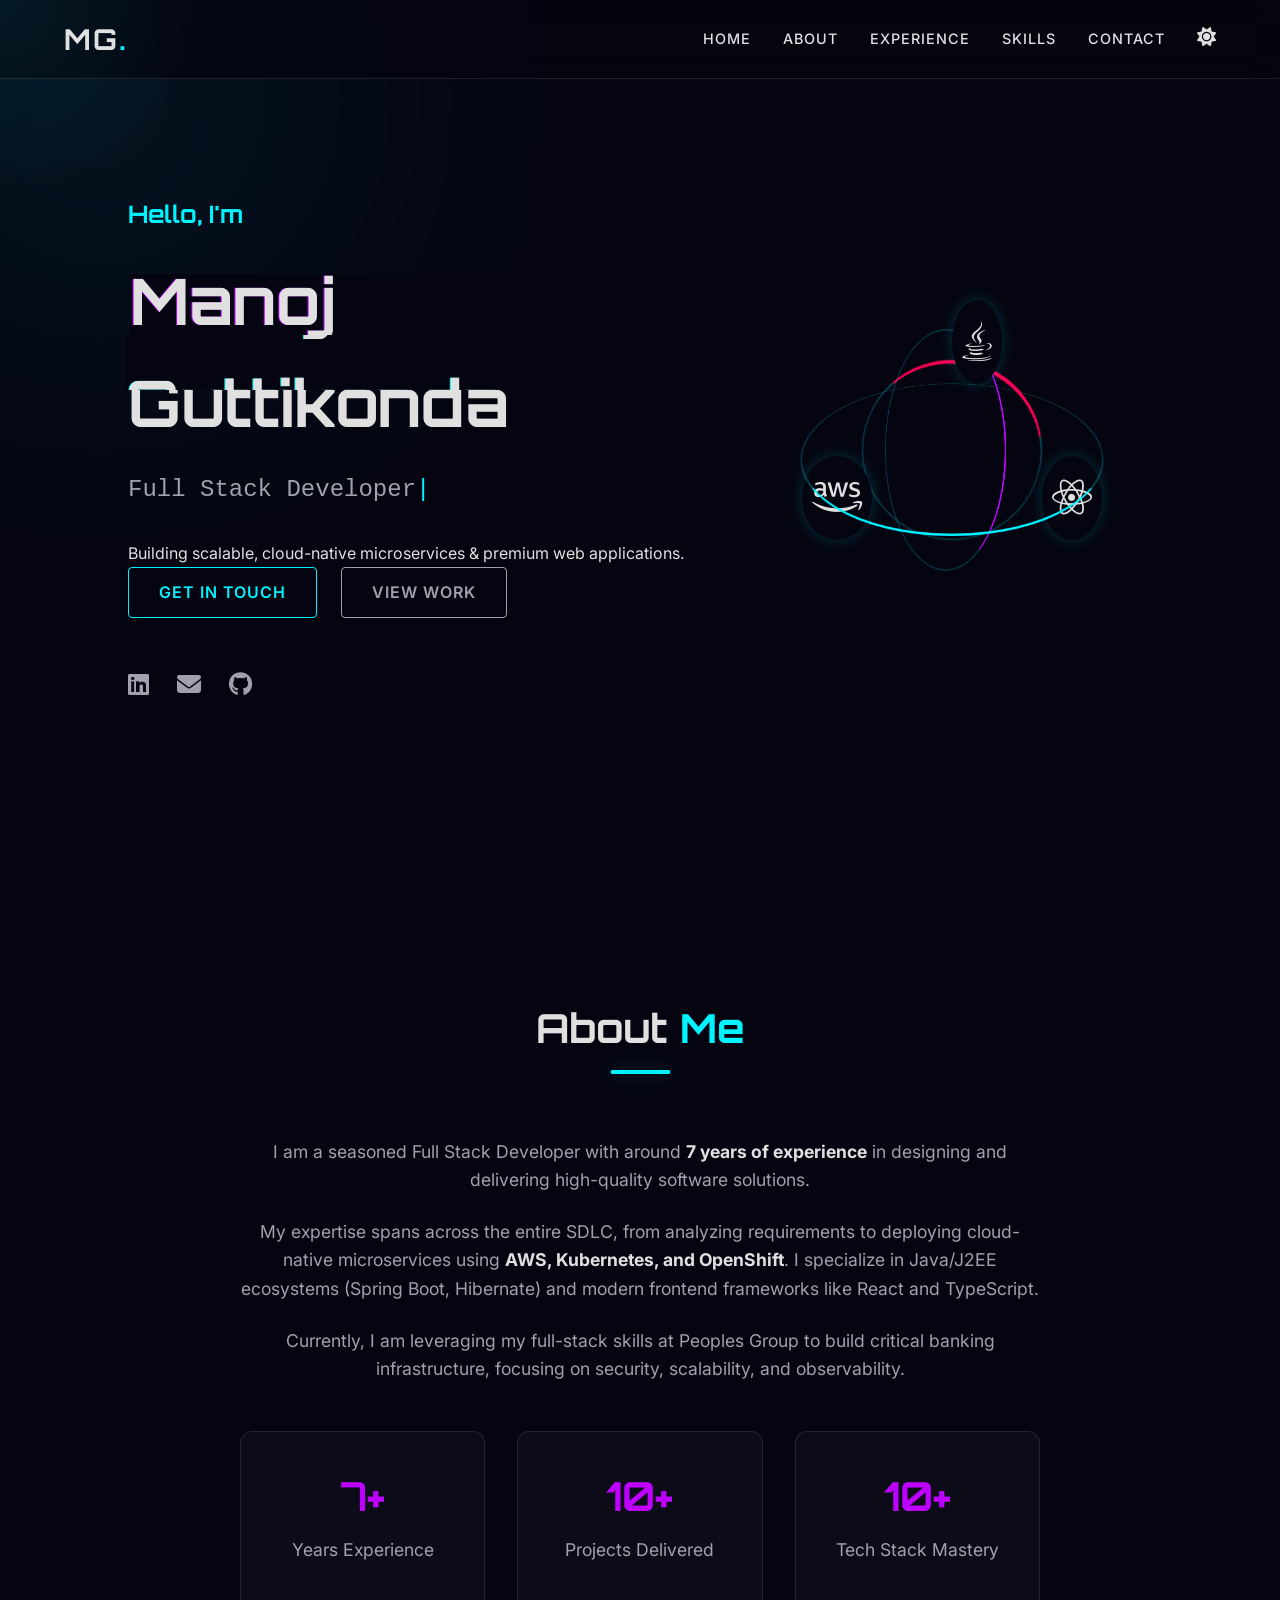
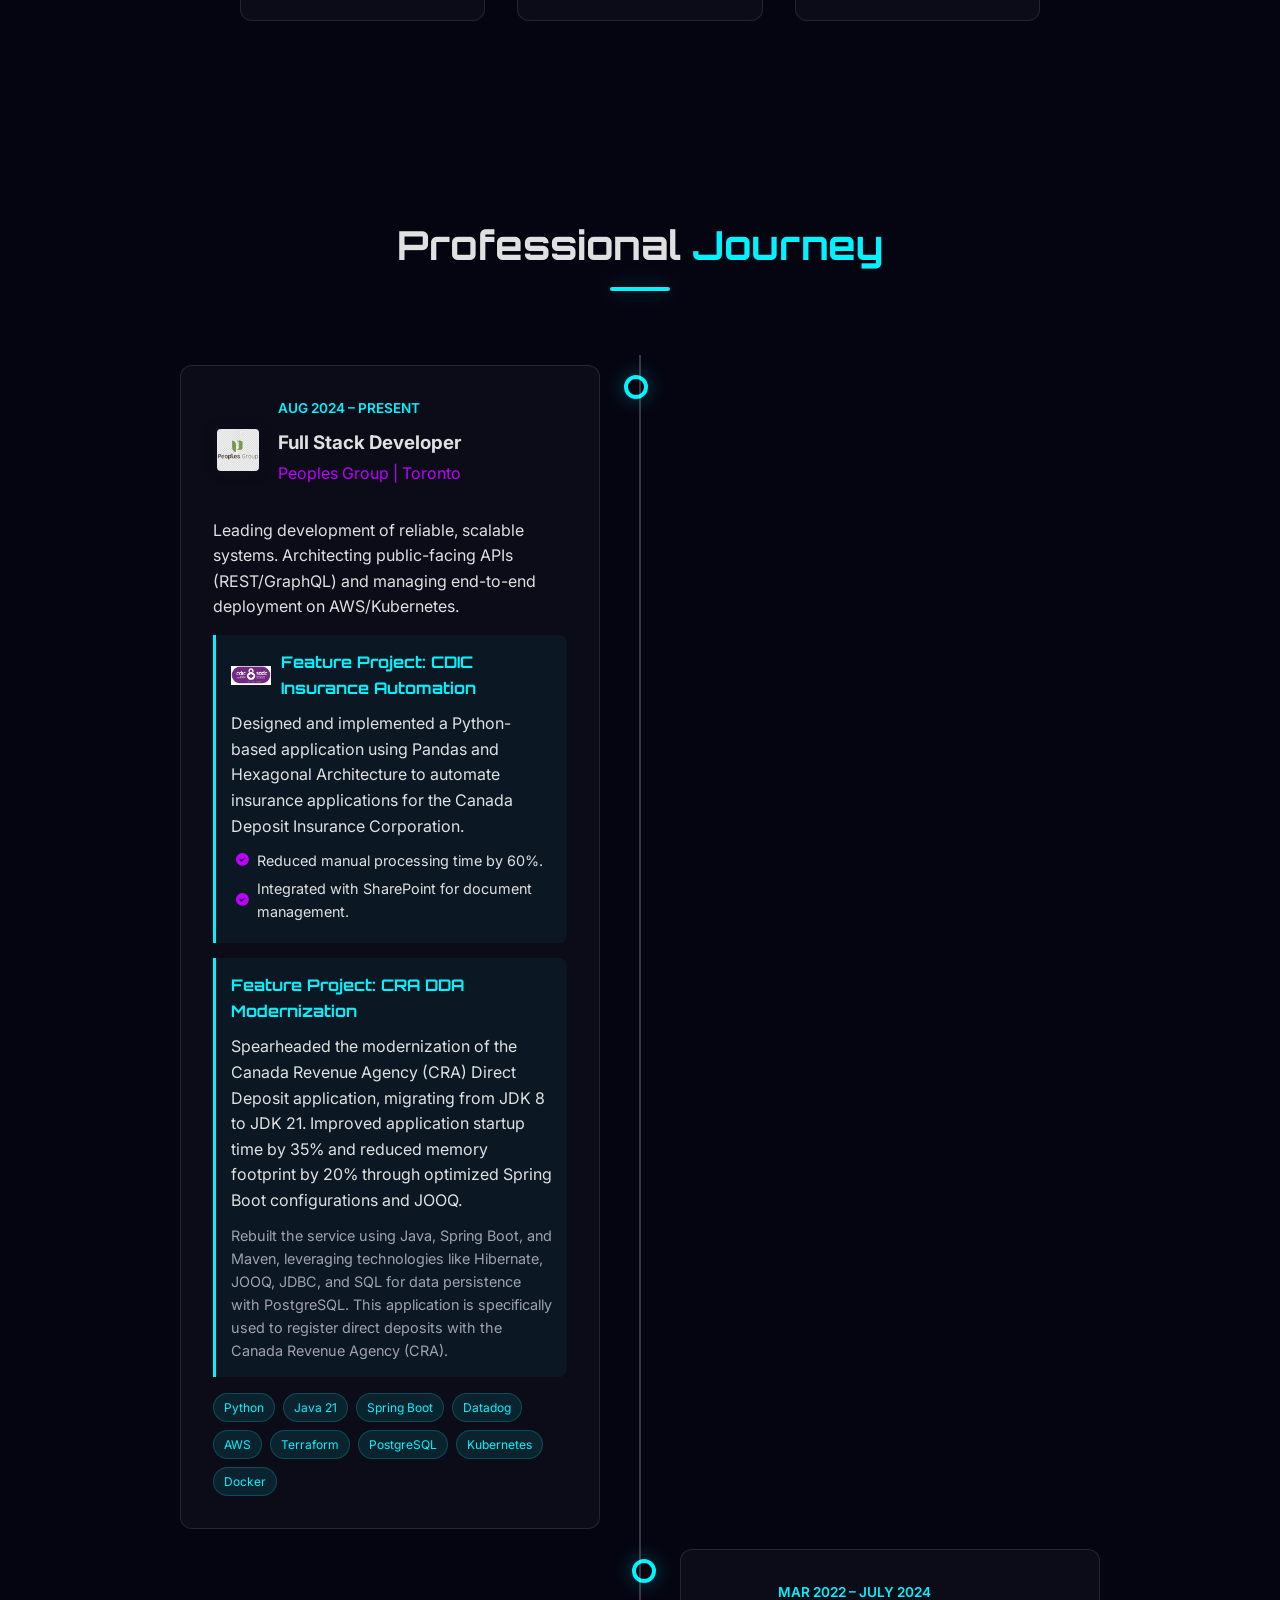
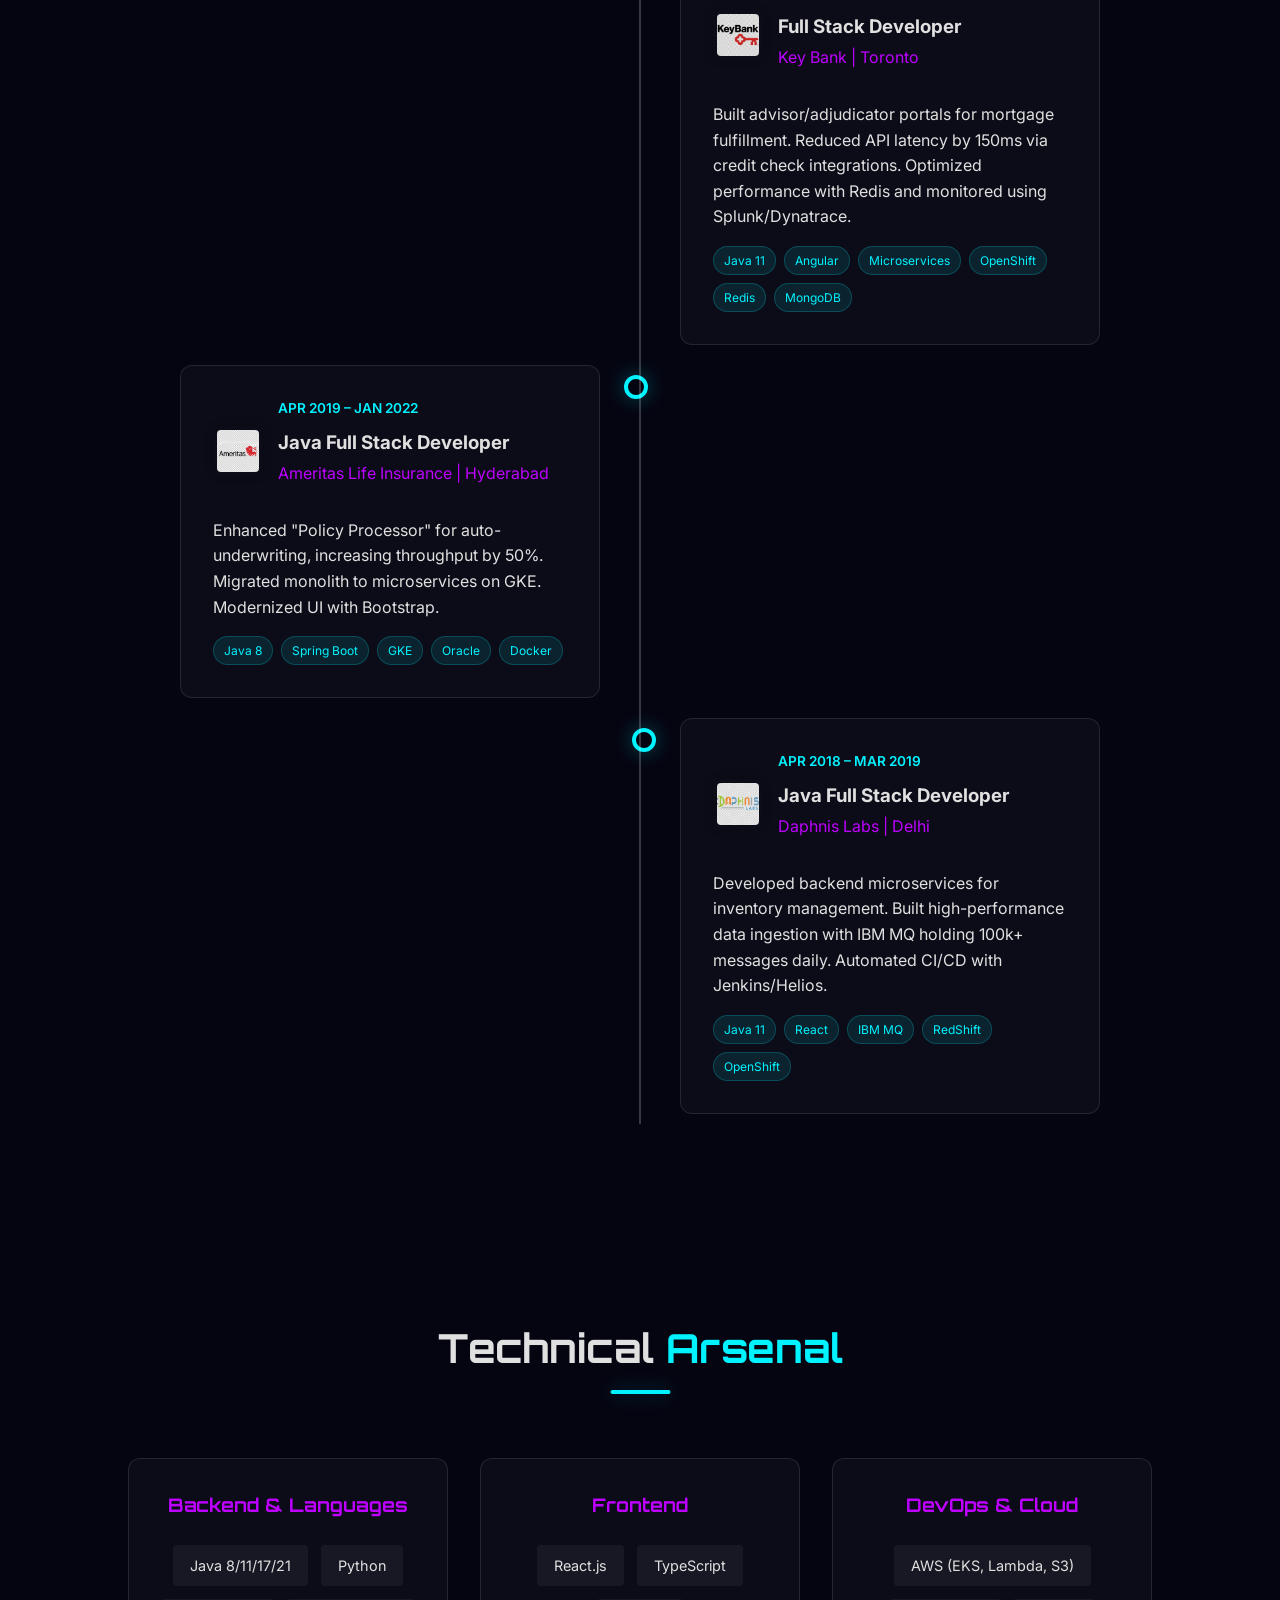
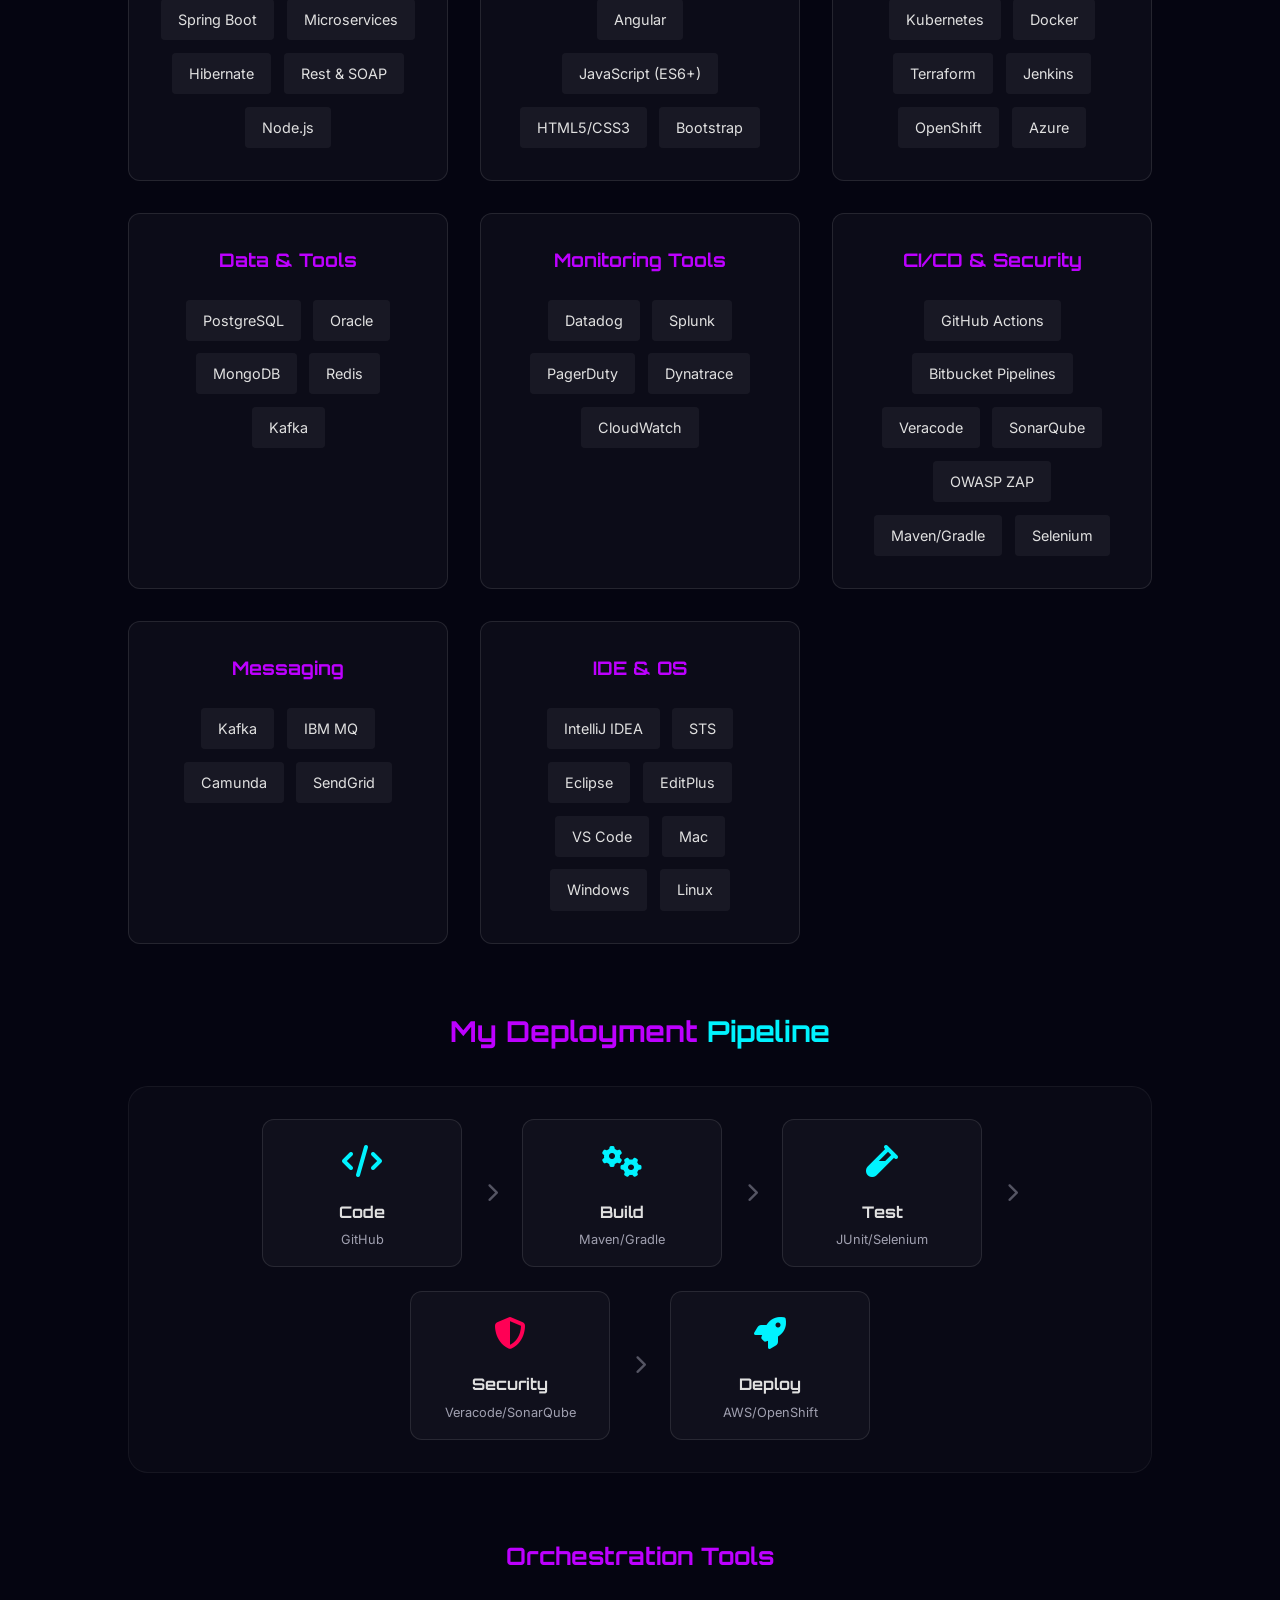
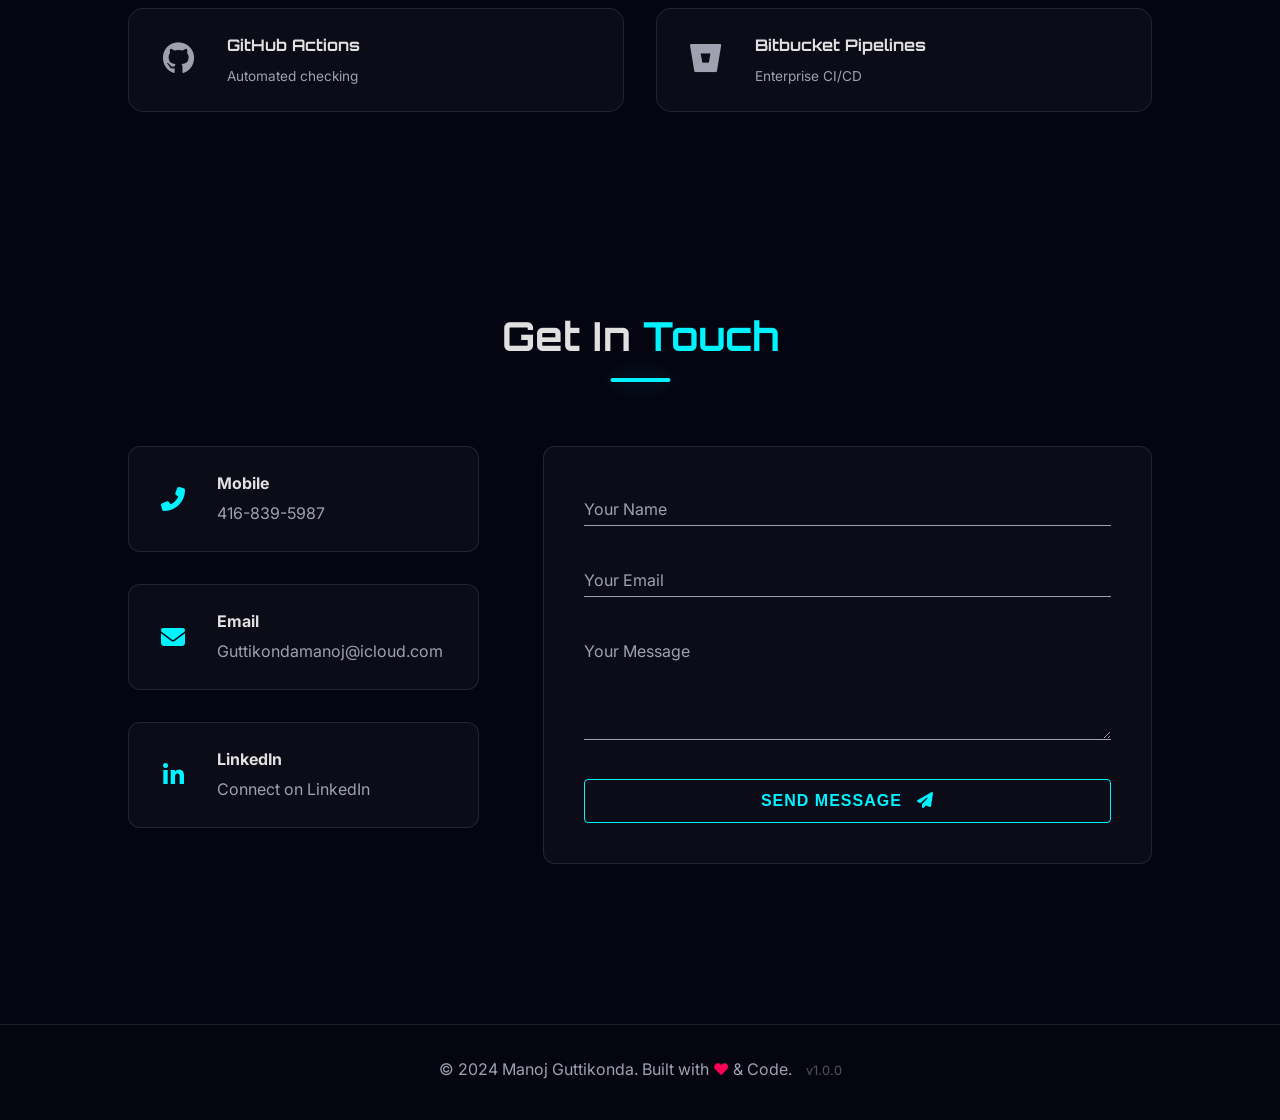
<file: index.html>
<!DOCTYPE html>
<html lang="en">

<head>
    <meta charset="UTF-8">
    <meta name="viewport" content="width=device-width, initial-scale=1.0">
    <title>Manoj Guttikonda | Full Stack Developer</title>
    <meta name="description"
        content="Portfolio of Manoj Guttikonda, a Full Stack Developer specializing in Java, Python, React, and Cloud Technologies.">

    <!-- Fonts -->
    <link rel="preconnect" href="https://fonts.googleapis.com">
    <link rel="preconnect" href="https://fonts.gstatic.com" crossorigin>
    <link
        href="https://fonts.googleapis.com/css2?family=Inter:wght@300;400;600;700&family=Orbitron:wght@400;700&display=swap"
        rel="stylesheet">

    <!-- Icons -->
    <link rel="stylesheet" href="https://cdnjs.cloudflare.com/ajax/libs/font-awesome/6.4.0/css/all.min.css">

    <link rel="stylesheet" href="style.css">
</head>

<body class="dark-mode">
    <div class="cursor-glow"></div>

    <header class="glass-header">
        <nav>
            <div class="logo">MG<span class="dot">.</span></div>
            <ul class="nav-links">
                <li><a href="#home">Home</a></li>
                <li><a href="#about">About</a></li>
                <li><a href="#experience">Experience</a></li>
                <li><a href="#skills">Skills</a></li>
                <li><a href="#contact">Contact</a></li>
                <li><button id="theme-toggle" aria-label="Toggle Dark Mode"><i class="fas fa-sun"></i></button></li>
            </ul>
            <div class="burger">
                <div class="line1"></div>
                <div class="line2"></div>
                <div class="line3"></div>
            </div>
        </nav>
    </header>

    <main>
        <!-- Hero Section -->
        <section id="home" class="hero">
            <div class="hero-content">
                <h2 class="greeting">Hello, I'm</h2>
                <h1 class="glitch" data-text="Manoj Guttikonda">Manoj Guttikonda</h1>
                <div class="typewriter">
                    <span id="typing-text"></span><span class="cursor">|</span>
                </div>
                <p class="hero-sub">Building scalable, cloud-native microservices & premium web applications.</p>
                <div class="hero-btns">
                    <a href="#contact" class="btn primary-btn">Get in Touch</a>
                    <a href="#experience" class="btn secondary-btn">View Work</a>
                </div>
                <div class="social-links">
                    <a href="https://www.linkedin.com/in/manoj-guttikonda-6121b02a8" target="_blank"
                        aria-label="LinkedIn"><i class="fab fa-linkedin"></i></a>
                    <a href="mailto:Guttikondamanoj@icloud.com" aria-label="Email"><i class="fas fa-envelope"></i></a>
                    <!-- Placeholder for GitHub if available later -->
                    <a href="#" aria-label="GitHub"><i class="fab fa-github"></i></a>
                </div>
            </div>
            <div class="hero-visual">
                <!-- Abstract Tech Visual created with CSS/SVG -->
                <div class="tech-circle">
                    <div class="circle c1"></div>
                    <div class="circle c2"></div>
                    <div class="circle c3"></div>
                    <div class="icon-float java"><i class="fab fa-java"></i></div>
                    <div class="icon-float react"><i class="fab fa-react"></i></div>
                    <div class="icon-float aws"><i class="fab fa-aws"></i></div>
                </div>
            </div>
        </section>

        <!-- About Section -->
        <section id="about" class="section">
            <h2 class="section-title">About <span class="highlight">Me</span></h2>
            <div class="about-container">
                <div class="about-text">
                    <p>I am a seasoned Full Stack Developer with around <strong>7 years of experience</strong> in
                        designing and delivering high-quality software solutions.</p>
                    <p>My expertise spans across the entire SDLC, from analyzing requirements to deploying cloud-native
                        microservices using <strong>AWS, Kubernetes, and OpenShift</strong>. I specialize in Java/J2EE
                        ecosystems (Spring Boot, Hibernate) and modern frontend frameworks like React and TypeScript.
                    </p>
                    <p>Currently, I am leveraging my full-stack skills at Peoples Group to build critical banking
                        infrastructure, focusing on security, scalability, and observability.</p>

                    <div class="stats-grid">
                        <div class="stat-card">
                            <h3>7+</h3>
                            <p>Years Experience</p>
                        </div>
                        <div class="stat-card">
                            <h3>10+</h3>
                            <p>Projects Delivered</p>
                        </div>
                        <div class="stat-card">
                            <h3>10+</h3>
                            <p>Tech Stack Mastery</p>
                        </div>
                    </div>
                </div>
            </div>
        </section>

        <!-- Experience Section (Timeline) -->
        <section id="experience" class="section">
            <h2 class="section-title">Professional <span class="highlight">Journey</span></h2>
            <div class="timeline">

                <!-- Peoples Group -->
                <div class="timeline-item left">
                    <div class="timeline-content card-glow">
                        <div class="company-header">
                            <img src="assets/images/peoples-group-logo.png" alt="Peoples Group Logo"
                                class="company-logo" onerror="this.style.display='none'">
                            <div>
                                <span class="date">Aug 2024 – Present</span>
                                <h3>Full Stack Developer</h3>
                                <h4>Peoples Group | Toronto</h4>
                            </div>
                        </div>
                        <p>Leading development of reliable, scalable systems. Architecting public-facing APIs
                            (REST/GraphQL) and managing end-to-end deployment on AWS/Kubernetes.</p>

                        <!-- CDIC Project Highlight -->
                        <div class="project-highlight cdic-highlight">
                            <div class="highlight-header">
                                <img src="assets/images/cdic-logo.jpg" alt="CDIC Logo" class="project-logo">
                                <h5>Feature Project: CDIC Insurance Automation</h5>
                            </div>
                            <p>Designed and implemented a Python-based application using Pandas and Hexagonal
                                Architecture to automate insurance applications for the Canada Deposit Insurance
                                Corporation.</p>
                            <ul>
                                <li><i class="fas fa-check-circle"></i> Reduced manual processing time by 60%.</li>
                                <li><i class="fas fa-check-circle"></i> Integrated with SharePoint for document
                                    management.</li>
                            </ul>
                        </div>

                        <!-- CRA DDA Project Highlight -->
                        <div class="project-highlight">
                            <div class="highlight-header">
                                <h5>Feature Project: CRA DDA Modernization</h5>
                            </div>
                            <p>Spearheaded the modernization of the Canada Revenue Agency (CRA) Direct Deposit
                                application, migrating from JDK 8 to JDK 21. Improved application startup time by 35%
                                and reduced memory footprint by 20% through optimized Spring Boot configurations and
                                JOOQ.</p>
                            <p style="margin-top: 10px; font-size: 0.9rem; color: var(--text-muted);">Rebuilt the
                                service using Java, Spring Boot, and Maven, leveraging technologies like Hibernate,
                                JOOQ, JDBC, and SQL for data persistence with PostgreSQL. This application is
                                specifically used to register direct deposits with the Canada Revenue Agency (CRA).</p>
                        </div>

                        <div class="tags">
                            <span>Python</span><span>Java 21</span><span>Spring Boot</span><span>Datadog</span><span>AWS
                            </span><span>Terraform</span><span>PostgreSQL</span><span>Kubernetes</span><span>Docker</span>
                        </div>
                    </div>
                </div>

                <!-- Key Bank -->
                <div class="timeline-item right">
                    <div class="timeline-content card-glow">
                        <div class="company-header">
                            <img src="assets/images/key-bank-logo.png" alt="KeyBank Logo" class="company-logo"
                                onerror="this.style.display='none'">
                            <div>
                                <span class="date">Mar 2022 – July 2024</span>
                                <h3>Full Stack Developer</h3>
                                <h4>Key Bank | Toronto</h4>
                            </div>
                        </div>
                        <p>Built advisor/adjudicator portals for mortgage fulfillment. Reduced API latency by 150ms via
                            credit check integrations. Optimized performance with Redis and monitored using
                            Splunk/Dynatrace.</p>
                        <div class="tags">
                            <span>Java
                                11</span><span>Angular</span><span>Microservices</span><span>OpenShift</span><span>Redis</span><span>MongoDB</span>
                        </div>
                    </div>
                </div>

                <!-- Ameritas -->
                <div class="timeline-item left">
                    <div class="timeline-content card-glow">
                        <div class="company-header">
                            <img src="assets/images/ameritas-logo.png" alt="Ameritas Logo" class="company-logo"
                                onerror="this.style.display='none'">
                            <div>
                                <span class="date">Apr 2019 – Jan 2022</span>
                                <h3>Java Full Stack Developer</h3>
                                <h4>Ameritas Life Insurance | Hyderabad</h4>
                            </div>
                        </div>
                        <p>Enhanced "Policy Processor" for auto-underwriting, increasing throughput by 50%. Migrated
                            monolith to microservices on GKE. Modernized UI with Bootstrap.</p>
                        <div class="tags">
                            <span>Java 8</span><span>Spring
                                Boot</span><span>GKE</span><span>Oracle</span><span>Docker</span>
                        </div>
                    </div>
                </div>

                <!-- Daphnis Labs -->
                <div class="timeline-item right">
                    <div class="timeline-content card-glow">
                        <div class="company-header">
                            <img src="assets/images/daphnis-labs-logo.png" alt="Daphnis Labs Logo" class="company-logo"
                                onerror="this.style.display='none'">
                            <div>
                                <span class="date">Apr 2018 – Mar 2019</span>
                                <h3>Java Full Stack Developer</h3>
                                <h4>Daphnis Labs | Delhi</h4>
                            </div>
                        </div>
                        <p>Developed backend microservices for inventory management. Built high-performance data
                            ingestion with IBM MQ holding 100k+ messages daily. Automated CI/CD with Jenkins/Helios.</p>
                        <div class="tags">
                            <span>Java 11</span><span>React</span><span>IBM
                                MQ</span><span>RedShift</span><span>OpenShift</span>
                        </div>
                    </div>
                </div>

            </div>
        </section>

        <!-- Skills Section -->
        <section id="skills" class="section">
            <h2 class="section-title">Technical <span class="highlight">Arsenal</span></h2>
            <div class="skills-container">
                <div class="skill-category">
                    <h3>Backend & Languages</h3>
                    <div class="skill-cloud">
                        <span>Java 8/11/17/21</span>
                        <span>Python</span>
                        <span>Spring Boot</span>
                        <span>Microservices</span>
                        <span>Hibernate</span>
                        <span>Rest & SOAP</span>
                        <span>Node.js</span>
                    </div>
                </div>
                <div class="skill-category">
                    <h3>Frontend</h3>
                    <div class="skill-cloud">
                        <span>React.js</span>
                        <span>TypeScript</span>
                        <span>Angular</span>
                        <span>JavaScript (ES6+)</span>
                        <span>HTML5/CSS3</span>
                        <span>Bootstrap</span>
                    </div>
                </div>
                <div class="skill-category">
                    <h3>DevOps & Cloud</h3>
                    <div class="skill-cloud">
                        <span>AWS (EKS, Lambda, S3)</span>
                        <span>Kubernetes</span>
                        <span>Docker</span>
                        <span>Terraform</span>
                        <span>Jenkins</span>
                        <span>OpenShift</span>
                        <span>Azure</span>
                    </div>
                </div>
                <div class="skill-category">
                    <h3>Data & Tools</h3>
                    <div class="skill-cloud">
                        <span>PostgreSQL</span>
                        <span>Oracle</span>
                        <span>MongoDB</span>
                        <span>Redis</span>
                        <span>Kafka</span>
                    </div>
                </div>
                <div class="skill-category">
                    <h3>Monitoring Tools</h3>
                    <div class="skill-cloud">
                        <span>Datadog</span>
                        <span>Splunk</span>
                        <span>PagerDuty</span>
                        <span>Dynatrace</span>
                        <span>CloudWatch</span>
                    </div>
                </div>
                <div class="skill-category">
                    <h3>CI/CD & Security</h3>
                    <div class="skill-cloud">
                        <span>GitHub Actions</span>
                        <span>Bitbucket Pipelines</span>
                        <span>Veracode</span>
                        <span>SonarQube</span>
                        <span>OWASP ZAP</span>
                        <span>Maven/Gradle</span>
                        <span>Selenium</span>
                    </div>
                </div>
                <div class="skill-category">
                    <h3>Messaging</h3>
                    <div class="skill-cloud">
                        <span>Kafka</span>
                        <span>IBM MQ</span>
                        <span>Camunda</span>
                        <span>SendGrid</span>
                    </div>
                </div>
                <div class="skill-category">
                    <h3>IDE & OS</h3>
                    <div class="skill-cloud">
                        <span>IntelliJ IDEA</span>
                        <span>STS</span>
                        <span>Eclipse</span>
                        <span>EditPlus</span>
                        <span>VS Code</span>
                        <span>Mac</span>
                        <span>Windows</span>
                        <span>Linux</span>
                    </div>
                </div>
            </div>

            <!-- Pipeline Visual Integration in Skills -->
            <div class="cicd-container" style="margin-top: 4rem;">
                <h3 class="subsection-title">My Deployment <span class="highlight">Pipeline</span></h3>
                <div class="pipeline-visual">
                    <div class="pipeline-step" data-step="1">
                        <div class="icon-box"><i class="fas fa-code"></i></div>
                        <h4>Code</h4>
                        <p>GitHub</p>
                    </div>
                    <div class="connector"><i class="fas fa-chevron-right"></i></div>
                    <div class="pipeline-step" data-step="2">
                        <div class="icon-box"><i class="fas fa-cogs"></i></div>
                        <h4>Build</h4>
                        <p>Maven/Gradle</p>
                    </div>
                    <div class="connector"><i class="fas fa-chevron-right"></i></div>
                    <div class="pipeline-step" data-step="3">
                        <div class="icon-box"><i class="fas fa-vial"></i></div>
                        <h4>Test</h4>
                        <p>JUnit/Selenium</p>
                    </div>
                    <div class="connector"><i class="fas fa-chevron-right"></i></div>
                    <div class="pipeline-step security-step" data-step="4">
                        <div class="icon-box"><i class="fas fa-shield-alt"></i></div>
                        <h4>Security</h4>
                        <p>Veracode/SonarQube</p>
                    </div>
                    <div class="connector"><i class="fas fa-chevron-right"></i></div>
                    <div class="pipeline-step" data-step="5">
                        <div class="icon-box"><i class="fas fa-rocket"></i></div>
                        <h4>Deploy</h4>
                        <p>AWS/OpenShift</p>
                    </div>
                </div>

                <h3 class="subsection-title" style="margin-top: 3rem; font-size: 1.5rem;">Orchestration Tools</h3>
                <div class="tools-grid" style="grid-template-columns: repeat(2, 1fr);">
                    <div class="tool-card github-actions" style="padding: 1.5rem;">
                        <div class="tool-icon" style="font-size: 2rem;"><i class="fab fa-github"></i></div>
                        <div>
                            <h4 style="font-size: 1rem;">GitHub Actions</h4>
                            <p style="font-size: 0.85rem;">Automated checking</p>
                        </div>
                    </div>
                    <div class="tool-card bitbucket" style="padding: 1.5rem;">
                        <div class="tool-icon" style="font-size: 2rem;"><i class="fab fa-bitbucket"></i></div>
                        <div>
                            <h4 style="font-size: 1rem;">Bitbucket Pipelines</h4>
                            <p style="font-size: 0.85rem;">Enterprise CI/CD</p>
                        </div>
                    </div>
                </div>
            </div>
        </section>


        <!-- Contact Section -->
        <section id="contact" class="section">
            <h2 class="section-title">Get In <span class="highlight">Touch</span></h2>
            <div class="contact-wrapper">
                <div class="contact-info">
                    <div class="info-item">
                        <i class="fas fa-phone-alt"></i>
                        <div>
                            <h4>Mobile</h4>
                            <p>416-839-5987</p>
                        </div>
                    </div>
                    <div class="info-item">
                        <i class="fas fa-envelope"></i>
                        <div>
                            <h4>Email</h4>
                            <p>Guttikondamanoj@icloud.com</p>
                        </div>
                    </div>
                    <div class="info-item">
                        <i class="fab fa-linkedin-in"></i>
                        <div>
                            <h4>LinkedIn</h4>
                            <a href="https://www.linkedin.com/in/manoj-guttikonda-6121b02a8" target="_blank">Connect on
                                LinkedIn</a>
                        </div>
                    </div>
                </div>

                <form class="contact-form" action="https://formsubmit.co/Guttikondamanoj@icloud.com" method="POST">
                    <!-- FormSubmit Configuration -->
                    <input type="hidden" name="_subject" value="New Portfolio Contact!">
                    <input type="hidden" name="_autoresponse" id="autoresponse"
                        value="Thank you for your message. I will get back to you as soon as possible.">
                    <input type="hidden" name="_template" value="table">
                    <input type="hidden" name="_captcha" value="true">
                    <input type="text" name="_honey" style="display:none">
                    <input type="hidden" name="_next" value="https://Guttikondamanoj.github.io/portfolio-website/">
                    <!-- Adjust depending on actual repo name -->

                    <div class="form-group">
                        <input type="text" id="name" name="name" required placeholder=" ">
                        <label for="name">Your Name</label>
                    </div>
                    <div class="form-group">
                        <input type="email" id="email" name="email" required placeholder=" ">
                        <label for="email">Your Email</label>
                    </div>
                    <div class="form-group">
                        <textarea id="message" name="message" required placeholder=" " rows="5"></textarea>
                        <label for="message">Your Message</label>
                    </div>
                    <button type="submit" class="btn primary-btn submit-btn">Send Message <i
                            class="fas fa-paper-plane"></i></button>
                </form>
            </div>
        </section>
    </main>

    <footer>
        <p>&copy; 2024 Manoj Guttikonda. Built with <span class="heart">❤</span> & Code. <span
                style="opacity: 0.5; font-size: 0.8rem; margin-left: 10px;">v1.0.0</span></p>
    </footer>

    <script src="script.js"></script>
</body>

</html>
</file>
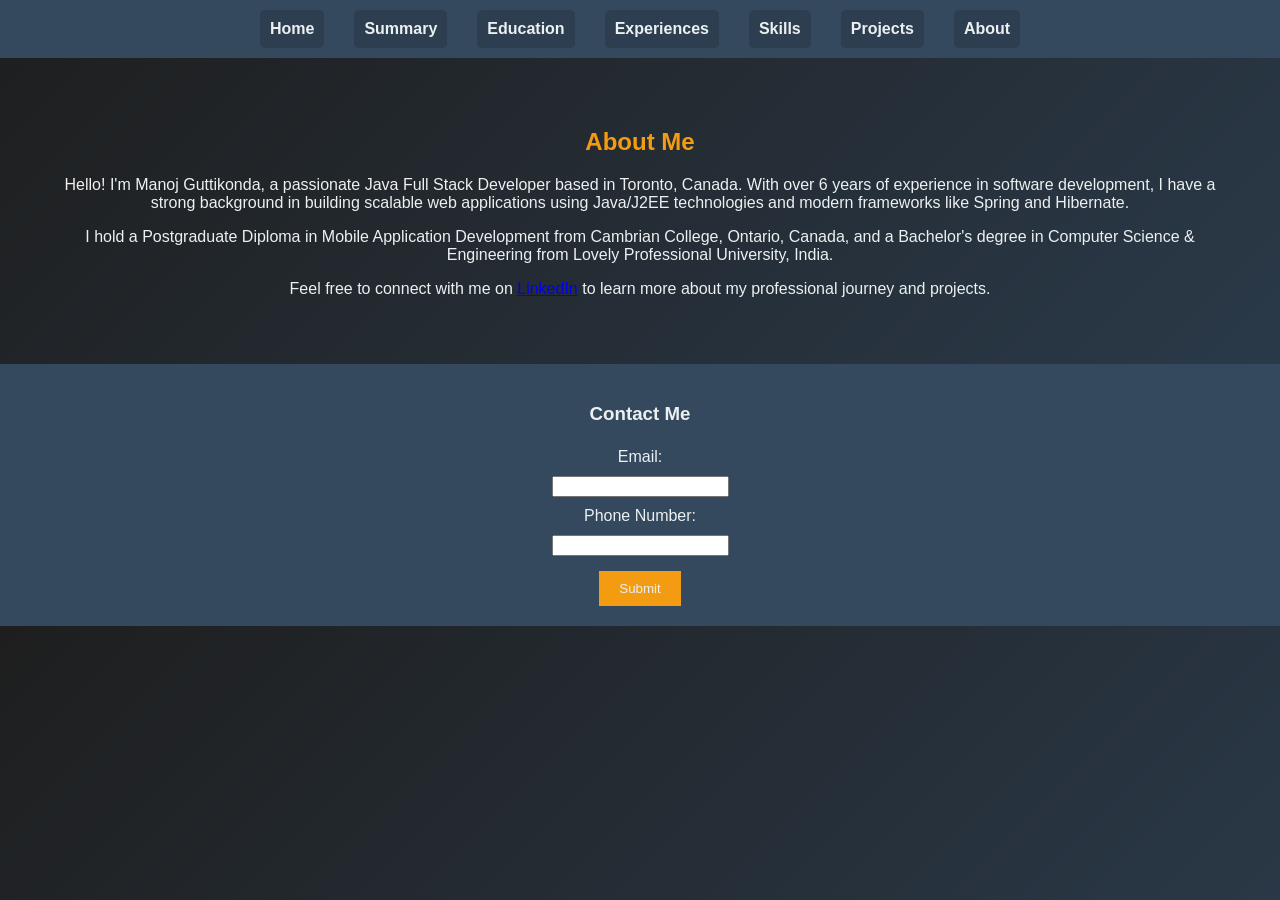
<file: about.html>
<!DOCTYPE html>
<html lang="en">
<head>
    <meta charset="UTF-8">
    <meta name="viewport" content="width=device-width, initial-scale=1.0">
    <title>About - Manoj Reddy</title>
    <link rel="stylesheet" href="styles/style.css">
</head>
<body>
    <nav>
        <ul>
            <li><a href="index.html">Home</a></li>
            <li><a href="summary.html">Summary</a></li>
            <li><a href="education.html">Education</a></li>
            <li><a href="experience.html">Experiences</a></li>
            <li><a href="skills.html">Skills</a></li>
            <li><a href="projects.html">Projects</a></li>
            <li><a href="about.html">About</a></li>
        </ul>
    </nav>
    <section id="about">
      <h2>About Me</h2>
      <p>Hello! I'm Manoj Guttikonda, a passionate Java Full Stack Developer based in Toronto, Canada. With over 6 years of experience in software development, I have a strong background in building scalable web applications using Java/J2EE technologies and modern frameworks like Spring and Hibernate.</p>
      <p>I hold a Postgraduate Diploma in Mobile Application Development from Cambrian College, Ontario, Canada, and a Bachelor's degree in Computer Science & Engineering from Lovely Professional University, India.</p>
      <p>Feel free to connect with me on <a href="https://www.linkedin.com/in/manoj-guttikonda-6121b02a8" target="_blank">LinkedIn</a> to learn more about my professional journey and projects.</p>
  </section>
  
    <footer>
        <h3>Contact Me</h3>
        <form id="contact-form">
            <label for="email">Email:</label>
            <input type="email" id="email" name="email" required>
            <label for="phone">Phone Number:</label>
            <input type="tel" id="phone" name="phone" required>
            <button type="submit">Submit</button>
        </form>
    </footer>
    <script src="scripts/main.js"></script>
</body>
</html>
</file>
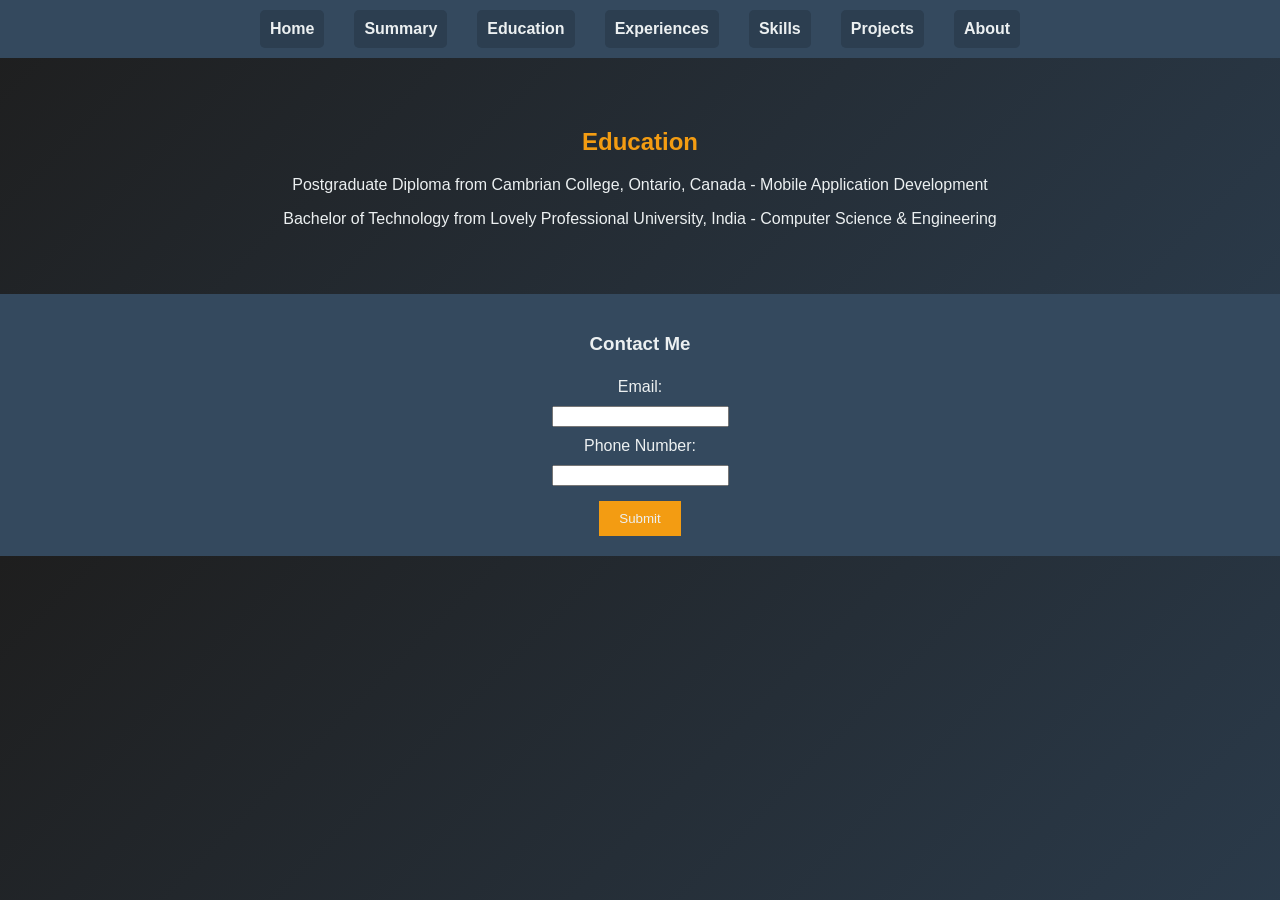
<file: education.html>
<!DOCTYPE html>
<html lang="en">
<head>
    <meta charset="UTF-8">
    <meta name="viewport" content="width=device-width, initial-scale=1.0">
    <title>Education - Manoj Guttikonda</title>
    <link rel="stylesheet" href="styles/style.css">
</head>
<body>
    <nav>
        <ul>
            <li><a href="index.html">Home</a></li>
            <li><a href="summary.html">Summary</a></li>
            <li><a href="education.html">Education</a></li>
            <li><a href="experience.html">Experiences</a></li>
            <li><a href="skills.html">Skills</a></li>
            <li><a href="projects.html">Projects</a></li>
            <li><a href="about.html">About</a></li>
        </ul>
    </nav>
    <section id="education">
        <h2>Education</h2>
        <p>Postgraduate Diploma from Cambrian College, Ontario, Canada - Mobile Application Development</p>
        <p>Bachelor of Technology from Lovely Professional University, India - Computer Science & Engineering</p>
    </section>
    <footer>
        <h3>Contact Me</h3>
        <form id="contact-form">
            <label for="email">Email:</label>
            <input type="email" id="email" name="email" required>
            <label for="phone">Phone Number:</label>
            <input type="tel" id="phone" name="phone" required>
            <button type="submit">Submit</button>
        </form>
    </footer>
    <script src="scripts/main.js"></script>
</body>
</html>
</file>
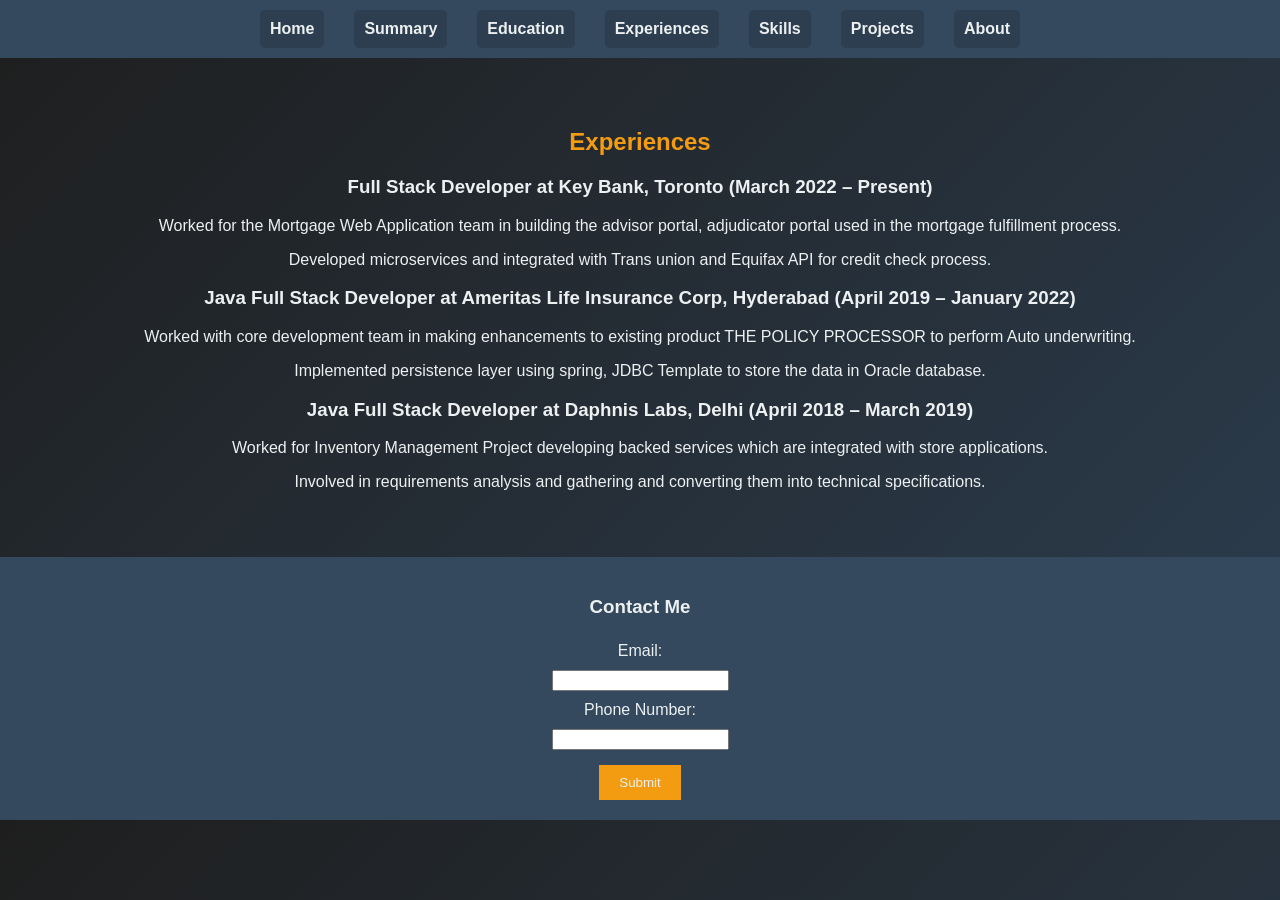
<file: experience.html>
<!DOCTYPE html>
<html lang="en">
<head>
    <meta charset="UTF-8">
    <meta name="viewport" content="width=device-width, initial-scale=1.0">
    <title>Experiences - Manoj Guttikonda</title>
    <link rel="stylesheet" href="styles/style.css">
</head>
<body>
    <nav>
        <ul>
            <li><a href="index.html">Home</a></li>
            <li><a href="summary.html">Summary</a></li>
            <li><a href="education.html">Education</a></li>
            <li><a href="experience.html">Experiences</a></li>
            <li><a href="skills.html">Skills</a></li>
            <li><a href="projects.html">Projects</a></li>
            <li><a href="about.html">About</a></li>
        </ul>
    </nav>
    <section id="experience">
        <h2>Experiences</h2>
        <article>
            <h3>Full Stack Developer at Key Bank, Toronto (March 2022 – Present)</h3>
            <p>Worked for the Mortgage Web Application team in building the advisor portal, adjudicator portal used in the mortgage fulfillment process.</p>
            <p>Developed microservices and integrated with Trans union and Equifax API for credit check process.</p>
            <!-- Add more responsibilities and details -->
        </article>
        <article>
            <h3>Java Full Stack Developer at Ameritas Life Insurance Corp, Hyderabad (April 2019 – January 2022)</h3>
            <p>Worked with core development team in making enhancements to existing product THE POLICY PROCESSOR to perform Auto underwriting.</p>
            <p>Implemented persistence layer using spring, JDBC Template to store the data in Oracle database.</p>
            <!-- Add more responsibilities and details -->
        </article>
        <article>
            <h3>Java Full Stack Developer at Daphnis Labs, Delhi (April 2018 – March 2019)</h3>
            <p>Worked for Inventory Management Project developing backed services which are integrated with store applications.</p>
            <p>Involved in requirements analysis and gathering and converting them into technical specifications.</p>
            <!-- Add more responsibilities and details -->
        </article>
    </section>
    <footer>
        <h3>Contact Me</h3>
        <form id="contact-form">
            <label for="email">Email:</label>
            <input type="email" id="email" name="email" required>
            <label for="phone">Phone Number:</label>
            <input type="tel" id="phone" name="phone" required>
            <button type="submit">Submit</button>
        </form>
    </footer>
    <script src="scripts/main.js"></script>
</body>
</html>
</file>
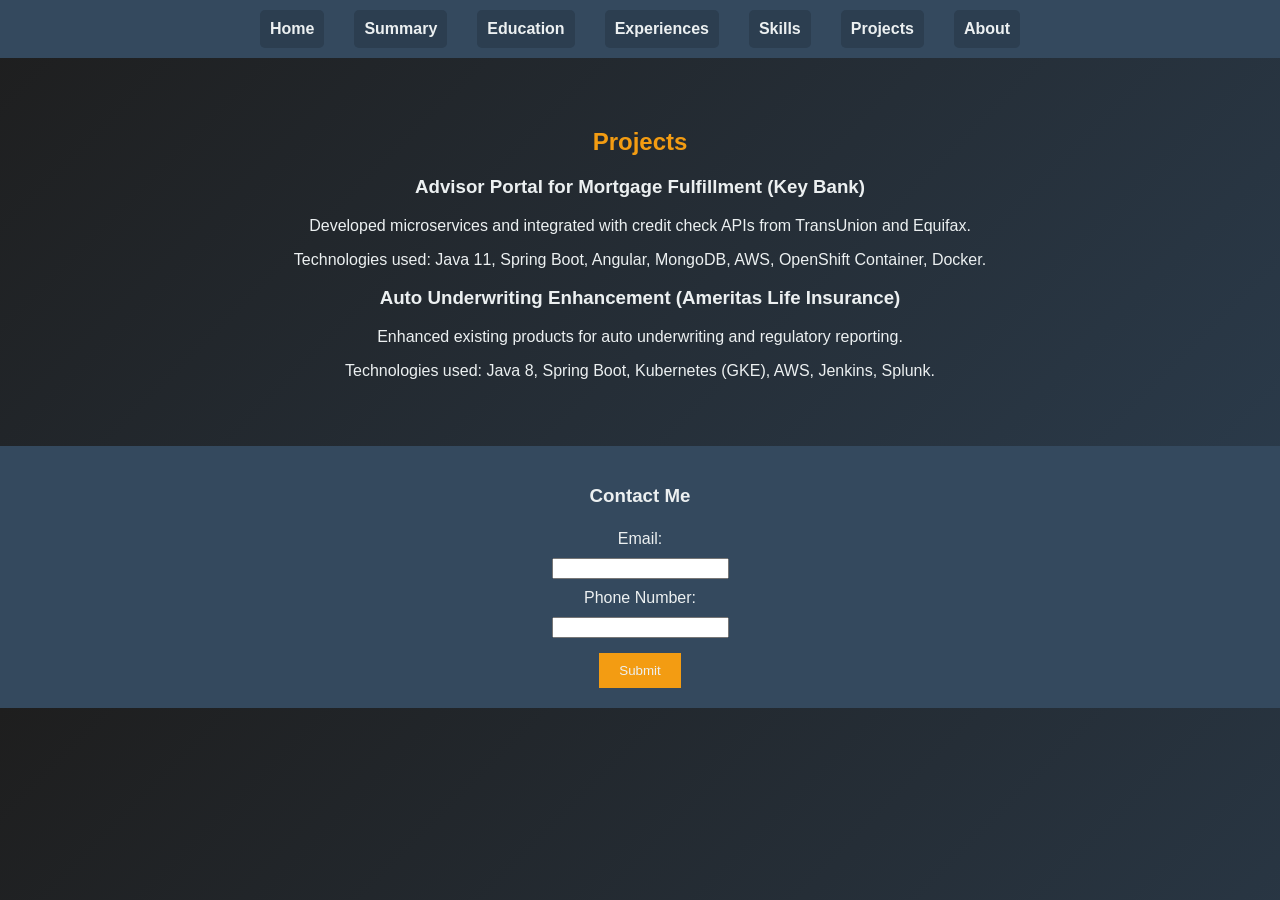
<file: projects.html>
<!DOCTYPE html>
<html lang="en">
<head>
    <meta charset="UTF-8">
    <meta name="viewport" content="width=device-width, initial-scale=1.0">
    <title>Projects - Manoj Guttikonda</title>
    <link rel="stylesheet" href="styles/style.css">
</head>
<body>
    <nav>
        <ul>
            <li><a href="index.html">Home</a></li>
            <li><a href="summary.html">Summary</a></li>
            <li><a href="education.html">Education</a></li>
            <li><a href="experience.html">Experiences</a></li>
            <li><a href="skills.html">Skills</a></li>
            <li><a href="projects.html">Projects</a></li>
            <li><a href="about.html">About</a></li>
        </ul>
    </nav>
    <section id="projects">
        <h2>Projects</h2>
        <article>
            <h3>Advisor Portal for Mortgage Fulfillment (Key Bank)</h3>
            <p>Developed microservices and integrated with credit check APIs from TransUnion and Equifax.</p>
            <p>Technologies used: Java 11, Spring Boot, Angular, MongoDB, AWS, OpenShift Container, Docker.</p>
        </article>
        <article>
            <h3>Auto Underwriting Enhancement (Ameritas Life Insurance)</h3>
            <p>Enhanced existing products for auto underwriting and regulatory reporting.</p>
            <p>Technologies used: Java 8, Spring Boot, Kubernetes (GKE), AWS, Jenkins, Splunk.</p>
        </article>
    </section>
    <footer>
        <h3>Contact Me</h3>
        <form id="contact-form">
            <label for="email">Email:</label>
            <input type="email" id="email" name="email" required>
            <label for="phone">Phone Number:</label>
            <input type="tel" id="phone" name="phone" required>
            <button type="submit">Submit</button>
        </form>
    </footer>
    <script src="scripts/main.js"></script>
</body>
</html>
</file>
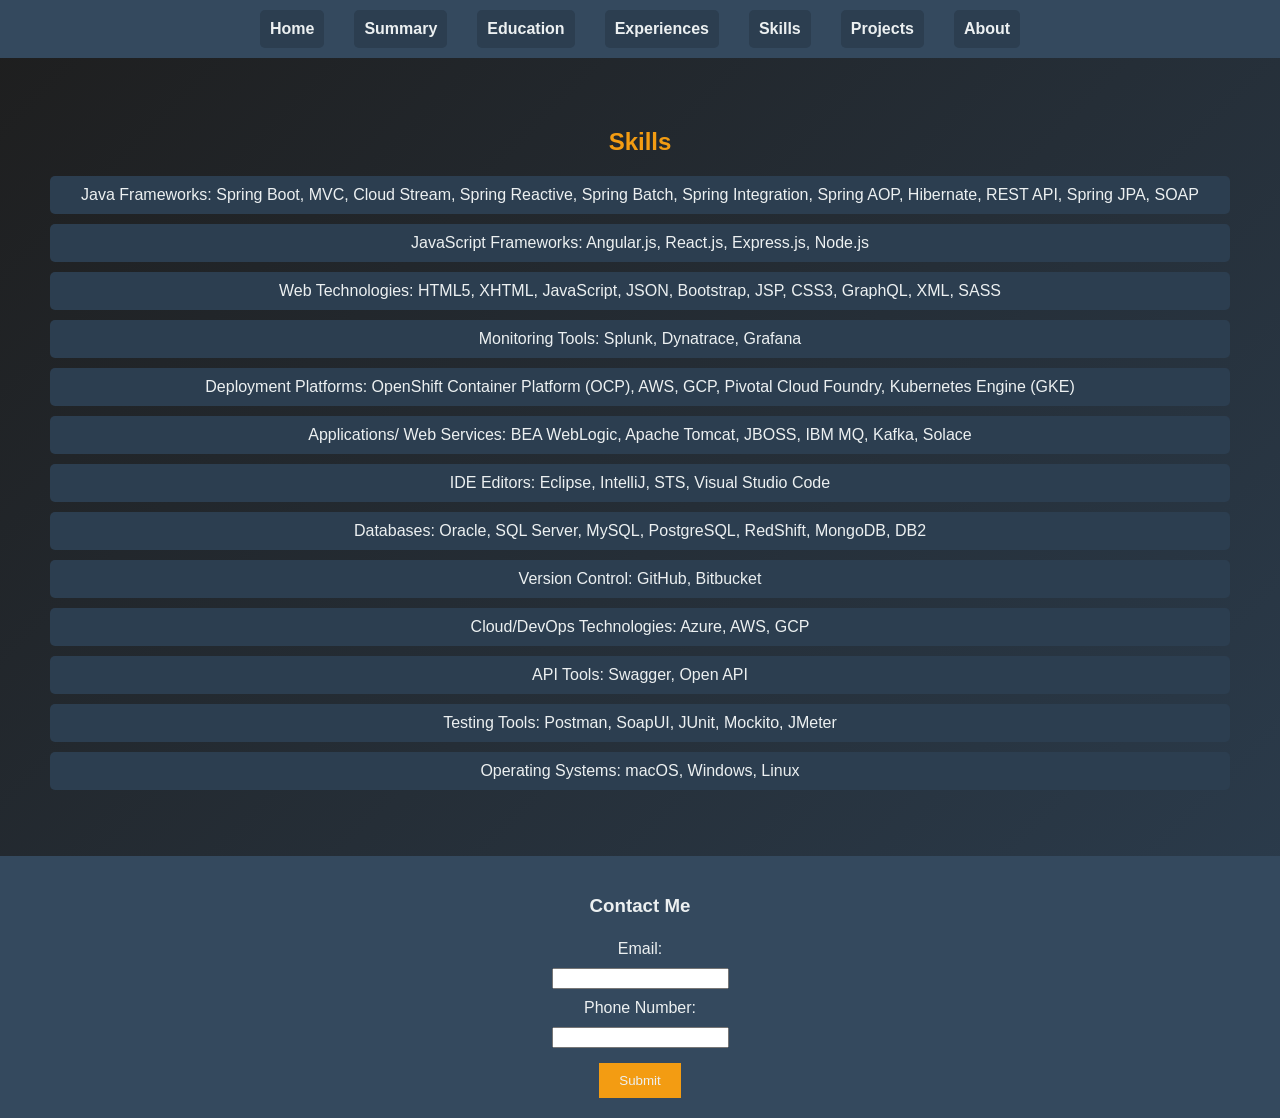
<file: skills.html>
<!DOCTYPE html>
<html lang="en">
<head>
    <meta charset="UTF-8">
    <meta name="viewport" content="width=device-width, initial-scale=1.0">
    <title>Skills - Manoj Guttikonda</title>
    <link rel="stylesheet" href="styles/style.css">
</head>
<body>
    <nav>
        <ul>
            <li><a href="index.html">Home</a></li>
            <li><a href="summary.html">Summary</a></li>
            <li><a href="education.html">Education</a></li>
            <li><a href="experience.html">Experiences</a></li>
            <li><a href="skills.html">Skills</a></li>
            <li><a href="projects.html">Projects</a></li>
            <li><a href="about.html">About</a></li>
        </ul>
    </nav>
    <section id="skills">
        <h2>Skills</h2>
        <ul>
            <li>Java Frameworks: Spring Boot, MVC, Cloud Stream, Spring Reactive, Spring Batch, Spring Integration, Spring AOP, Hibernate, REST API, Spring JPA, SOAP</li>
            <li>JavaScript Frameworks: Angular.js, React.js, Express.js, Node.js</li>
            <li>Web Technologies: HTML5, XHTML, JavaScript, JSON, Bootstrap, JSP, CSS3, GraphQL, XML, SASS</li>
            <li>Monitoring Tools: Splunk, Dynatrace, Grafana</li>
            <li>Deployment Platforms: OpenShift Container Platform (OCP), AWS, GCP, Pivotal Cloud Foundry, Kubernetes Engine (GKE)</li>
            <li>Applications/ Web Services: BEA WebLogic, Apache Tomcat, JBOSS, IBM MQ, Kafka, Solace</li>
            <li>IDE Editors: Eclipse, IntelliJ, STS, Visual Studio Code</li>
            <li>Databases: Oracle, SQL Server, MySQL, PostgreSQL, RedShift, MongoDB, DB2</li>
            <li>Version Control: GitHub, Bitbucket</li>
            <li>Cloud/DevOps Technologies: Azure, AWS, GCP</li>
            <li>API Tools: Swagger, Open API</li>
            <li>Testing Tools: Postman, SoapUI, JUnit, Mockito, JMeter</li>
            <li>Operating Systems: macOS, Windows, Linux</li>
        </ul>
    </section>
    
    <footer>
        <h3>Contact Me</h3>
        <form id="contact-form">
            <label for="email">Email:</label>
            <input type="email" id="email" name="email" required>
            <label for="phone">Phone Number:</label>
            <input type="tel" id="phone" name="phone" required>
            <button type="submit">Submit</button>
        </form>
    </footer>
    <script src="scripts/main.js"></script>
</body>
</html>
</file>
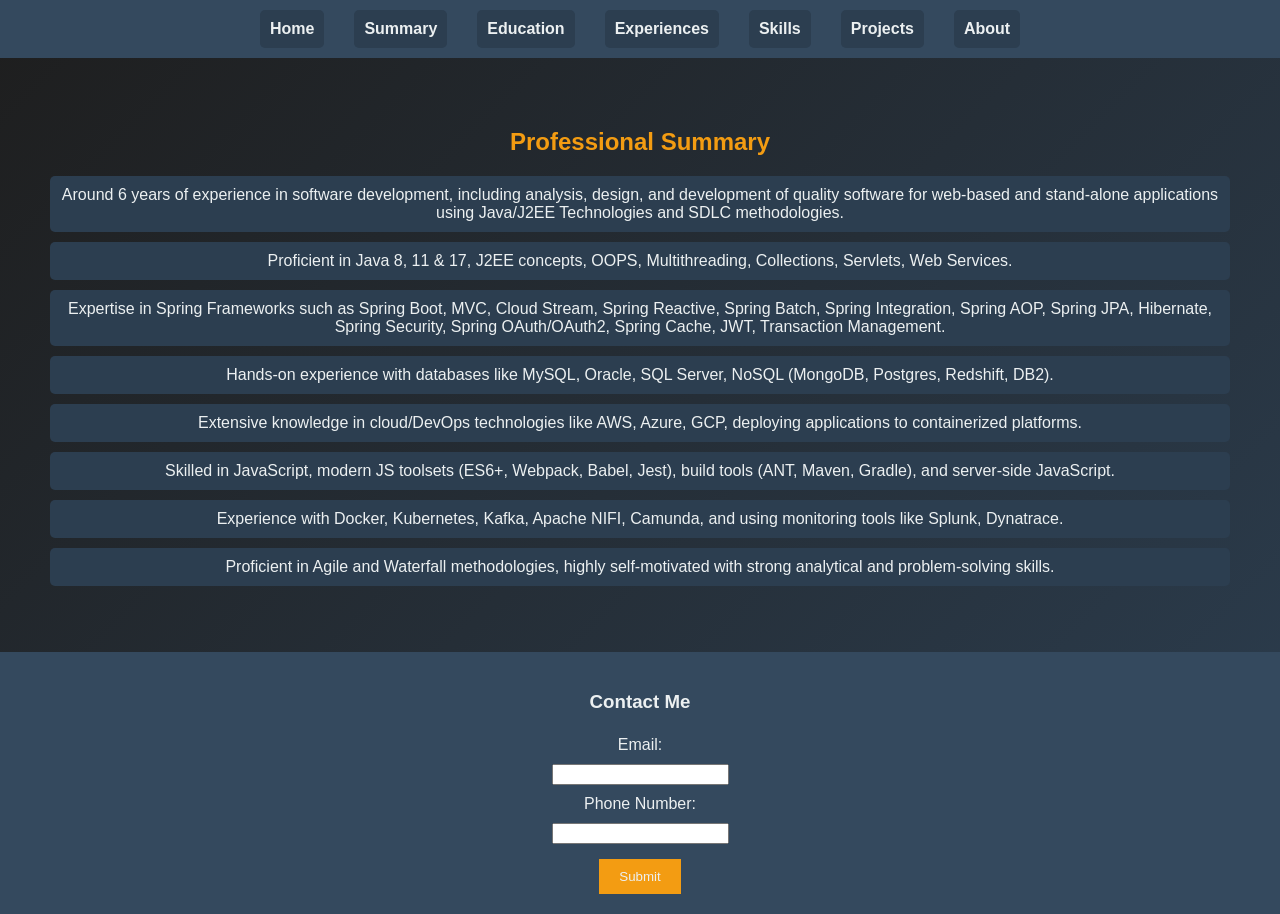
<file: summary.html>
<!DOCTYPE html>
<html lang="en">
<head>
    <meta charset="UTF-8">
    <meta name="viewport" content="width=device-width, initial-scale=1.0">
    <title>Summary - Manoj Guttikonda</title>
    <link rel="stylesheet" href="styles/style.css">
</head>
<body>
    <nav>
        <ul>
            <li><a href="index.html">Home</a></li>
            <li><a href="summary.html">Summary</a></li>
            <li><a href="education.html">Education</a></li>
            <li><a href="experience.html">Experiences</a></li>
            <li><a href="skills.html">Skills</a></li>
            <li><a href="projects.html">Projects</a></li>
            <li><a href="about.html">About</a></li>
        </ul>
    </nav>
    <section id="summary">
        <h2>Professional Summary</h2>
        <ul>
            <li>Around 6 years of experience in software development, including analysis, design, and development of quality software for web-based and stand-alone applications using Java/J2EE Technologies and SDLC methodologies.</li>
            <li>Proficient in Java 8, 11 & 17, J2EE concepts, OOPS, Multithreading, Collections, Servlets, Web Services.</li>
            <li>Expertise in Spring Frameworks such as Spring Boot, MVC, Cloud Stream, Spring Reactive, Spring Batch, Spring Integration, Spring AOP, Spring JPA, Hibernate, Spring Security, Spring OAuth/OAuth2, Spring Cache, JWT, Transaction Management.</li>
            <li>Hands-on experience with databases like MySQL, Oracle, SQL Server, NoSQL (MongoDB, Postgres, Redshift, DB2).</li>
            <li>Extensive knowledge in cloud/DevOps technologies like AWS, Azure, GCP, deploying applications to containerized platforms.</li>
            <li>Skilled in JavaScript, modern JS toolsets (ES6+, Webpack, Babel, Jest), build tools (ANT, Maven, Gradle), and server-side JavaScript.</li>
            <li>Experience with Docker, Kubernetes, Kafka, Apache NIFI, Camunda, and using monitoring tools like Splunk, Dynatrace.</li>
            <li>Proficient in Agile and Waterfall methodologies, highly self-motivated with strong analytical and problem-solving skills.</li>
        </ul>
    </section>
    <footer>
        <h3>Contact Me</h3>
        <form id="contact-form">
            <label for="email">Email:</label>
            <input type="email" id="email" name="email" required>
            <label for="phone">Phone Number:</label>
            <input type="tel" id="phone" name="phone" required>
            <button type="submit">Submit</button>
        </form>
    </footer>
    <script src="scripts/main.js"></script>
</body>
</html>
</file>
<file: style.css>
:root {
    --bg-color: #050511;
    --card-bg: rgba(255, 255, 255, 0.03);
    --text-color: #e0e0e0;
    --text-muted: #a0a0b0;
    --primary: #00f3ff;
    --secondary: #bd00ff;
    --accent: #ff0055;
    --nav-bg: rgba(5, 5, 17, 0.8);
    --glass-border: 1px solid rgba(255, 255, 255, 0.1);
    --glow: 0 0 20px rgba(0, 243, 255, 0.3);
    --timeline-line: rgba(255, 255, 255, 0.2);
    --font-heading: 'Orbitron', sans-serif;
    --font-body: 'Inter', sans-serif;
}

body.light-mode {
    --bg-color: #f0f2f5;
    --card-bg: rgba(255, 255, 255, 0.8);
    --text-color: #1a1a1a;
    --text-muted: #555;
    --primary: #007bff;
    --secondary: #6610f2;
    --accent: #dc3545;
    --nav-bg: rgba(255, 255, 255, 0.9);
    --glass-border: 1px solid rgba(0, 0, 0, 0.05);
    --glow: 0 0 15px rgba(0, 123, 255, 0.2);
    --timeline-line: rgba(0, 0, 0, 0.1);
}

* {
    margin: 0;
    padding: 0;
    box-sizing: border-box;
    scroll-behavior: smooth;
}

body {
    background-color: var(--bg-color);
    color: var(--text-color);
    font-family: var(--font-body);
    line-height: 1.6;
    overflow-x: hidden;
    transition: background-color 0.5s ease, color 0.5s ease;
}

/* Cursor Glow Effect */
.cursor-glow {
    position: fixed;
    width: 400px;
    height: 400px;
    background: radial-gradient(circle, rgba(0, 243, 255, 0.08), transparent 70%);
    border-radius: 50%;
    pointer-events: none;
    transform: translate(-50%, -50%);
    z-index: 9999;
    transition: opacity 0.3s;
    mix-blend-mode: screen;
}

/* Header & Nav */
.glass-header {
    position: fixed;
    top: 0;
    width: 100%;
    padding: 1rem 5%;
    display: flex;
    justify-content: center;
    background: var(--nav-bg);
    backdrop-filter: blur(15px);
    z-index: 1000;
    border-bottom: var(--glass-border);
    transition: padding 0.3s;
}

nav {
    display: flex;
    justify-content: space-between;
    align-items: center;
    width: 100%;
    max-width: 1200px;
}

.logo {
    font-family: var(--font-heading);
    font-size: 1.8rem;
    font-weight: 700;
    letter-spacing: 2px;
    color: var(--text-color);
    cursor: pointer;
}

.dot {
    color: var(--primary);
    text-shadow: var(--glow);
}

.nav-links {
    display: flex;
    list-style: none;
    gap: 2rem;
    align-items: center;
}

.nav-links a {
    text-decoration: none;
    color: var(--text-color);
    font-size: 0.9rem;
    font-weight: 500;
    transition: color 0.3s, text-shadow 0.3s;
    text-transform: uppercase;
    letter-spacing: 1px;
}

.nav-links a:hover {
    color: var(--primary);
    text-shadow: 0 0 10px var(--primary);
}

#theme-toggle {
    background: none;
    border: none;
    color: var(--text-color);
    font-size: 1.2rem;
    cursor: pointer;
    transition: transform 0.3s;
}

#theme-toggle:hover {
    transform: rotate(20deg) scale(1.1);
    color: var(--accent);
}

/* Mobile Burger */
.burger {
    display: none;
    cursor: pointer;
}

.burger div {
    width: 25px;
    height: 3px;
    background-color: var(--text-color);
    margin: 5px;
    transition: all 0.3s ease;
}

/* Hero Section */
.hero {
    height: 100vh;
    display: flex;
    align-items: center;
    justify-content: space-between;
    padding: 0 10%;
    position: relative;
    overflow: hidden;
}

.hero::before {
    content: '';
    position: absolute;
    top: -50px;
    left: -50px;
    width: 300px;
    height: 300px;
    background: var(--primary);
    filter: blur(150px);
    opacity: 0.2;
    border-radius: 50%;
}

.hero-content {
    max-width: 600px;
    z-index: 2;
}

.greeting {
    font-size: 1.5rem;
    color: var(--primary);
    font-family: var(--font-heading);
    margin-bottom: 1rem;
}

.glitch {
    font-size: 4rem;
    font-weight: 700;
    font-family: var(--font-heading);
    color: var(--text-color);
    position: relative;
    margin-bottom: 1rem;
}

.glitch::before,
.glitch::after {
    content: attr(data-text);
    position: absolute;
    top: 0;
    left: 0;
    width: 100%;
    height: 100%;
    background: var(--bg-color);
}

.glitch::before {
    left: 2px;
    text-shadow: -1px 0 var(--secondary);
    clip: rect(24px, 550px, 90px, 0);
    animation: glitch-anim-1 2.5s infinite linear alternate-reverse;
}

.glitch::after {
    left: -2px;
    text-shadow: -1px 0 var(--primary);
    clip: rect(85px, 550px, 140px, 0);
    animation: glitch-anim-2 3s infinite linear alternate-reverse;
}

@keyframes glitch-anim-1 {
    0% {
        clip: rect(20px, 9999px, 80px, 0);
    }

    20% {
        clip: rect(60px, 9999px, 10px, 0);
    }

    40% {
        clip: rect(10px, 9999px, 50px, 0);
    }

    60% {
        clip: rect(90px, 9999px, 20px, 0);
    }

    80% {
        clip: rect(30px, 9999px, 40px, 0);
    }

    100% {
        clip: rect(70px, 9999px, 90px, 0);
    }
}

@keyframes glitch-anim-2 {
    0% {
        clip: rect(90px, 9999px, 20px, 0);
    }

    20% {
        clip: rect(10px, 9999px, 80px, 0);
    }

    40% {
        clip: rect(50px, 9999px, 30px, 0);
    }

    60% {
        clip: rect(20px, 9999px, 70px, 0);
    }

    80% {
        clip: rect(80px, 9999px, 10px, 0);
    }

    100% {
        clip: rect(40px, 9999px, 60px, 0);
    }
}

.typewriter {
    font-size: 1.5rem;
    color: var(--text-muted);
    margin-bottom: 2rem;
    font-family: monospace;
}

.cursor {
    animation: blink 1s infinite;
    color: var(--primary);
}

@keyframes blink {
    50% {
        opacity: 0;
    }
}

.hero-btns {
    display: flex;
    gap: 1.5rem;
    margin-bottom: 3rem;
}

.btn {
    padding: 12px 30px;
    font-size: 1rem;
    border-radius: 4px;
    text-decoration: none;
    font-weight: 600;
    transition: all 0.3s ease;
    text-transform: uppercase;
    letter-spacing: 1px;
}

.primary-btn {
    background: transparent;
    border: 1px solid var(--primary);
    color: var(--primary);
    position: relative;
    overflow: hidden;
    z-index: 1;
}

.primary-btn::before {
    content: '';
    position: absolute;
    top: 0;
    left: 0;
    width: 0;
    height: 100%;
    background: var(--primary);
    z-index: -1;
    transition: width 0.3s ease;
}

.primary-btn:hover {
    color: var(--bg-color);
    box-shadow: 0 0 20px var(--primary);
}

.primary-btn:hover::before {
    width: 100%;
}

.secondary-btn {
    background: transparent;
    border: 1px solid var(--text-muted);
    color: var(--text-muted);
}

.secondary-btn:hover {
    border-color: var(--text-color);
    color: var(--text-color);
    background: rgba(255, 255, 255, 0.05);
}

.social-links a {
    color: var(--text-muted);
    font-size: 1.5rem;
    margin-right: 1.5rem;
    transition: all 0.3s;
}

.social-links a:hover {
    color: var(--primary);
    transform: translateY(-5px);
}

/* Hero Visual Animation */
.hero-visual {
    position: relative;
    width: 400px;
    height: 400px;
    display: flex;
    justify-content: center;
    align-items: center;
    perspective: 1000px;
}

.tech-circle {
    position: relative;
    width: 300px;
    height: 300px;
    transform-style: preserve-3d;
    animation: rotate 20s infinite linear;
}

.circle {
    position: absolute;
    border-radius: 50%;
    border: 1px solid rgba(0, 243, 255, 0.3);
}

.c1 {
    width: 100%;
    height: 100%;
    border-bottom: 4px solid var(--primary);
    transform: rotateX(60deg);
}

.c2 {
    width: 80%;
    height: 80%;
    top: 10%;
    left: 10%;
    border-right: 4px solid var(--secondary);
    transform: rotateY(60deg);
}

.c3 {
    width: 60%;
    height: 60%;
    top: 20%;
    left: 20%;
    border-top: 4px solid var(--accent);
    transform: rotateZ(20deg);
}

.icon-float {
    position: absolute;
    font-size: 2.5rem;
    color: var(--text-color);
    background: var(--bg-color);
    padding: 10px;
    border-radius: 50%;
    box-shadow: 0 0 15px rgba(0, 243, 255, 0.2);
    border: 1px solid var(--glass-border);
}

.java {
    top: 0;
    left: 50%;
    transform: translate(-50%, -50%) rotate(-20s);
    animation: counter-rotate 20s infinite linear;
}

.react {
    bottom: 20%;
    right: 0;
    animation: counter-rotate 20s infinite linear;
}

.aws {
    bottom: 20%;
    left: 0;
    animation: counter-rotate 20s infinite linear;
}

@keyframes rotate {
    100% {
        transform: rotate(360deg);
    }
}

@keyframes counter-rotate {
    100% {
        transform: rotate(-360deg);
    }
}

/* Sections Common */
.section {
    padding: 6rem 10%;
    min-height: 80vh;
}

.section-title {
    font-family: var(--font-heading);
    font-size: 2.5rem;
    text-align: center;
    margin-bottom: 4rem;
    position: relative;
    display: inline-block;
    left: 50%;
    transform: translateX(-50%);
}

.section-title::after {
    content: '';
    display: block;
    width: 60px;
    height: 4px;
    background: var(--primary);
    margin: 10px auto 0;
    border-radius: 2px;
    box-shadow: var(--glow);
}

.highlight {
    color: var(--primary);
}

/* About Section */
.about-container {
    display: flex;
    justify-content: center;
}

.about-text {
    max-width: 800px;
    text-align: center;
    font-size: 1.1rem;
    color: var(--text-muted);
}

.about-text p {
    margin-bottom: 1.5rem;
}

.about-text strong {
    color: var(--text-color);
}

.stats-grid {
    display: grid;
    grid-template-columns: repeat(3, 1fr);
    gap: 2rem;
    margin-top: 3rem;
}

.stat-card {
    background: var(--card-bg);
    padding: 2rem;
    border-radius: 12px;
    border: var(--glass-border);
    text-align: center;
    transition: transform 0.3s;
}

.stat-card:hover {
    transform: translateY(-10px);
    border-color: var(--primary);
}

.stat-card h3 {
    font-size: 2.5rem;
    color: var(--secondary);
    font-family: var(--font-heading);
    margin-bottom: 0.5rem;
}

/* Timeline */
.timeline {
    position: relative;
    max-width: 1000px;
    margin: 0 auto;
}

.timeline::after {
    content: '';
    position: absolute;
    width: 2px;
    background: var(--timeline-line);
    top: 0;
    bottom: 0;
    left: 50%;
    margin-left: -1px;
}

.timeline-item {
    padding: 10px 40px;
    position: relative;
    background-color: inherit;
    width: 50%;
    opacity: 0;
    transform: translateY(50px);
    transition: all 0.6s ease;
}

.timeline-item.show {
    opacity: 1;
    transform: translateY(0);
}

.timeline-item.left {
    left: 0;
}

.timeline-item.right {
    left: 50%;
}

.timeline-item::after {
    content: '';
    position: absolute;
    width: 16px;
    height: 16px;
    right: -8px;
    background-color: var(--bg-color);
    border: 4px solid var(--primary);
    top: 20px;
    border-radius: 50%;
    z-index: 1;
    box-shadow: var(--glow);
}

.timeline-item.right::after {
    left: -8px;
}

.timeline-content {
    background: var(--card-bg);
    padding: 2rem;
    border-radius: 12px;
    border: var(--glass-border);
    position: relative;
    transition: all 0.3s;
}

.card-glow:hover {
    box-shadow: 0 0 20px rgba(0, 243, 255, 0.1);
    border-color: var(--primary);
}

.date {
    font-size: 0.85rem;
    color: var(--primary);
    font-weight: 600;
    margin-bottom: 0.5rem;
    display: block;
    text-transform: uppercase;
}

.timeline-content h3 {
    margin-bottom: 0.2rem;
    color: var(--text-color);
}

.timeline-content h4 {
    margin-bottom: 1rem;
    color: var(--secondary);
    font-weight: 400;
}

.tags {
    margin-top: 1rem;
    display: flex;
    flex-wrap: wrap;
    gap: 0.5rem;
}

.tags span {
    background: rgba(0, 243, 255, 0.1);
    color: var(--primary);
    padding: 4px 10px;
    border-radius: 20px;
    font-size: 0.75rem;
    border: 1px solid rgba(0, 243, 255, 0.2);
}

/* Skills */
.skills-container {
    display: grid;
    grid-template-columns: repeat(auto-fit, minmax(250px, 1fr));
    gap: 2rem;
}

.skill-category {
    background: var(--card-bg);
    padding: 2rem;
    border-radius: 12px;
    border: var(--glass-border);
}

.skill-category h3 {
    color: var(--secondary);
    margin-bottom: 1.5rem;
    text-align: center;
    font-family: var(--font-heading);
}

.skill-cloud {
    display: flex;
    flex-wrap: wrap;
    gap: 0.8rem;
    justify-content: center;
}

.skill-cloud span {
    background: rgba(255, 255, 255, 0.05);
    padding: 8px 16px;
    border-radius: 4px;
    font-size: 0.9rem;
    transition: all 0.3s;
    border: 1px solid transparent;
}

.skill-cloud span:hover {
    background: rgba(0, 243, 255, 0.1);
    border-color: var(--primary);
    transform: scale(1.05);
}

/* Contact */
.contact-wrapper {
    display: flex;
    flex-wrap: wrap;
    gap: 4rem;
    justify-content: center;
}

.contact-info {
    flex: 1;
    min-width: 300px;
}

.info-item {
    display: flex;
    align-items: center;
    margin-bottom: 2rem;
    background: var(--card-bg);
    padding: 1.5rem;
    border-radius: 12px;
    border: var(--glass-border);
}

.info-item i {
    font-size: 1.5rem;
    color: var(--primary);
    margin-right: 1.5rem;
    width: 40px;
    text-align: center;
}

.info-item h4 {
    color: var(--text-color);
    margin-bottom: 0.3rem;
}

.info-item p,
.info-item a {
    color: var(--text-muted);
    text-decoration: none;
    transition: color 0.3s;
}

.info-item a:hover {
    color: var(--primary);
}

.contact-form {
    flex: 1.5;
    min-width: 300px;
    background: var(--card-bg);
    padding: 2.5rem;
    border-radius: 12px;
    border: var(--glass-border);
}

.form-group {
    position: relative;
    margin-bottom: 2rem;
}

.form-group input,
.form-group textarea {
    width: 100%;
    background: transparent;
    border: none;
    border-bottom: 1px solid var(--text-muted);
    padding: 10px 0;
    color: var(--text-color);
    font-size: 1rem;
    outline: none;
    transition: border-color 0.3s;
}

.form-group label {
    position: absolute;
    top: 10px;
    left: 0;
    color: var(--text-muted);
    pointer-events: none;
    transition: all 0.3s ease;
}

.form-group input:focus,
.form-group input:valid,
.form-group textarea:focus,
.form-group textarea:valid {
    border-color: var(--primary);
}

.form-group input:focus+label,
.form-group input:valid+label,
.form-group textarea:focus+label,
.form-group textarea:valid+label {
    top: -20px;
    font-size: 0.8rem;
    color: var(--primary);
}

.submit-btn {
    width: 100%;
    cursor: pointer;
}

.submit-btn i {
    margin-left: 10px;
}

footer {
    padding: 2rem;
    text-align: center;
    background: var(--nav-bg);
    border-top: var(--glass-border);
    margin-top: 4rem;
    color: var(--text-muted);
}

.heart {
    color: var(--accent);
}


/* Company Header & Logos */
.company-header {
    display: flex;
    align-items: center;
    gap: 15px;
    margin-bottom: 15px;
}

.company-logo {
    width: 50px;
    height: 50px;
    border-radius: 8px;
    object-fit: contain;
    background: transparent;
    padding: 4px;
    box-shadow: 0 0 10px rgba(0, 0, 0, 0.2);
}

/* CDIC Project Highlight */
.project-highlight {
    background: rgba(0, 243, 255, 0.05);
    border-left: 3px solid var(--primary);
    padding: 15px;
    margin: 15px 0;
    border-radius: 0 8px 8px 0;
    position: relative;
    transition: all 0.3s ease;
}

.project-highlight:hover {
    background: rgba(0, 243, 255, 0.08);
    box-shadow: inset 0 0 20px rgba(0, 243, 255, 0.05);
}

.highlight-header {
    display: flex;
    align-items: center;
    gap: 10px;
    margin-bottom: 10px;
}

.project-logo {
    width: 40px;
    height: auto;
    max-height: 40px;
    object-fit: contain;
}

.project-highlight h5 {
    color: var(--primary);
    margin: 0;
    font-size: 1rem;
    font-family: var(--font-heading);
}

.project-highlight ul {
    list-style: none;
    margin-top: 10px;
    padding-left: 5px;
}

.project-highlight li {
    font-size: 0.9rem;
    color: var(--text-color);
    margin-bottom: 5px;
    display: flex;
    align-items: center;
    gap: 8px;
}

.project-highlight li i {
    color: var(--secondary);
    font-size: 0.8rem;
}

/* Mobile Responsive */
@media screen and (max-width: 768px) {
    .nav-links {
        position: absolute;
        right: 0px;
        height: 100vh;
        top: 0;
        background: var(--nav-bg);
        flex-direction: column;
        justify-content: center;
        width: 70%;
        transform: translateX(100%);
        transition: transform 0.5s ease;
        backdrop-filter: blur(20px);
        box-shadow: -5px 0 15px rgba(0, 0, 0, 0.5);
    }

    .nav-links.nav-active {
        transform: translateX(0%);
    }

    .burger {
        display: block;
        z-index: 9999;
    }

    .toggle .line1 {
        transform: rotate(-45deg) translate(-5px, 6px);
    }

    .toggle .line2 {
        opacity: 0;
    }

    .toggle .line3 {
        transform: rotate(45deg) translate(-5px, -6px);
    }

    .hero {
        flex-direction: column;
        justify-content: center;
        text-align: center;
        padding-top: 100px;
    }

    .hero-content {
        margin-bottom: 3rem;
    }

    .hero-btns {
        justify-content: center;
    }

    .timeline::after {
        left: 31px;
    }

    .timeline-item {
        width: 100%;
        padding-left: 70px;
        padding-right: 25px;
    }

    .timeline-item::after {
        left: 23px;
    }

    .timeline-item.right {
        left: 0;
    }

    .timeline-item.left::after,
    .timeline-item.right::after {
        left: 23px;
    }

    .stats-grid {
        grid-template-columns: 1fr;
    }

    .company-header {
        flex-direction: column;
        align-items: flex-start;
        gap: 10px;
    }

    .company-logo {
        width: 40px;
        /* Smaller on mobile */
        height: 40px;
    }

    .project-highlight {
        padding: 12px;
    }

    .highlight-header {
        flex-wrap: wrap;
    }
}

/* CI/CD & Security Section */
.cicd-container {
    max-width: 1100px;
    margin: 0 auto;
}

.pipeline-visual {
    display: flex;
    justify-content: center;
    align-items: center;
    flex-wrap: wrap;
    gap: 1.5rem;
    margin-bottom: 4rem;
    padding: 2rem;
    background: rgba(255, 255, 255, 0.02);
    border-radius: 20px;
    border: 1px solid rgba(255, 255, 255, 0.05);
}

.pipeline-step {
    text-align: center;
    position: relative;
    padding: 1rem;
    background: var(--card-bg);
    border-radius: 12px;
    border: var(--glass-border);
    width: 200px;
    word-wrap: normal;
    transition: all 0.3s ease;
}

.pipeline-step:hover {
    transform: translateY(-5px);
    border-color: var(--primary);
    box-shadow: 0 0 15px rgba(0, 243, 255, 0.15);
}

.pipeline-step.security-step:hover {
    border-color: var(--accent);
    box-shadow: 0 0 15px rgba(255, 0, 85, 0.2);
}

.icon-box {
    font-size: 2rem;
    color: var(--primary);
    margin-bottom: 0.8rem;
}

.security-step .icon-box {
    color: var(--accent);
}

.pipeline-step h4 {
    color: var(--text-color);
    font-size: 1rem;
    margin-bottom: 0.3rem;
    font-family: var(--font-heading);
}

.pipeline-step p {
    font-size: 0.8rem;
    color: var(--text-muted);
}

.connector {
    color: var(--text-muted);
    font-size: 1.2rem;
    opacity: 0.5;
    animation: pulse-connector 2s infinite;
}

@keyframes pulse-connector {

    0%,
    100% {
        transform: translateX(0);
        opacity: 0.5;
    }

    50% {
        transform: translateX(5px);
        opacity: 1;
    }
}

.subsection-title {
    text-align: center;
    font-family: var(--font-heading);
    color: var(--secondary);
    margin-bottom: 2rem;
    font-size: 1.8rem;
}

.tools-grid {
    display: grid;
    grid-template-columns: repeat(auto-fit, minmax(300px, 1fr));
    gap: 2rem;
}

.tool-card {
    background: var(--card-bg);
    padding: 2rem;
    border-radius: 15px;
    border: var(--glass-border);
    display: flex;
    align-items: flex-start;
    gap: 1.5rem;
    transition: all 0.3s ease;
}

.tool-card:hover {
    background: rgba(255, 255, 255, 0.05);
    border-color: var(--primary);
    transform: translateY(-5px);
}

.tool-icon {
    font-size: 2.5rem;
    color: var(--text-muted);
    min-width: 50px;
    text-align: center;
    transition: color 0.3s;
}

.tool-card:hover .tool-icon {
    color: var(--primary);
}

.tool-card h4 {
    color: var(--text-color);
    font-size: 1.2rem;
    margin-bottom: 0.5rem;
    font-family: var(--font-heading);
}

.tool-card p {
    color: var(--text-muted);
    font-size: 0.95rem;
    line-height: 1.5;
}

/* Specific Tool Icon Colors on Hover */
.github-actions:hover .tool-icon {
    color: #2dba4e;
}

.bitbucket:hover .tool-icon {
    color: #0052CC;
}

.security-tool:hover .tool-icon {
    color: var(--accent);
}

@media screen and (max-width: 768px) {
    .pipeline-visual {
        flex-direction: column;
        gap: 1rem;
    }

    .connector {
        transform: rotate(90deg);
        margin: 0.5rem 0;
    }

    @keyframes pulse-connector {

        0%,
        100% {
            transform: rotate(90deg) translateY(0);
            opacity: 0.5;
        }

        50% {
            transform: rotate(90deg) translateY(5px);
            opacity: 1;
        }
    }
}
</file>
<file: styles/style.css>
body {
  font-family: 'Arial', sans-serif;
  margin: 0;
  padding: 0;
  background: linear-gradient(135deg, #1e1e1e, #2c3e50);
  color: #ecf0f1;
}

nav {
  background: #34495e;
  padding: 10px;
}

nav ul {
  list-style-type: none;
  margin: 0;
  padding: 0;
  display: flex;
  justify-content: center;
}

nav ul li {
  margin: 0 15px;
}

nav ul li a {
  color: #ecf0f1;
  text-decoration: none;
  font-weight: bold;
}

nav ul li a:hover {
  color: #f39c12;
}

section {
  padding: 50px;
  text-align: center;
}

.intro {
  display: flex;
  flex-direction: column;
  align-items: center;
}

.profile-photo {
  width: 150px;
  height: 150px;
  border-radius: 50%;
  border: 3px solid #f39c12;
}

footer {
  background: #34495e;
  padding: 20px;
  text-align: center;
}

footer form {
  display: flex;
  flex-direction: column;
  align-items: center;
}

footer form label,
footer form input {
  margin: 5px 0;
}

footer form button {
  margin-top: 10px;
  padding: 10px 20px;
  background: #f39c12;
  border: none;
  color: #ecf0f1;
  cursor: pointer;
}

footer form button:hover {
  background: #e67e22;
}

h1, h2 {
  color: #f39c12;
}

ul {
  list-style-type: none;
  padding: 0;
}

ul li {
  background: #2c3e50;
  margin: 10px 0;
  padding: 10px;
  border-radius: 5px;
}

ul li strong {
  color: #f39c12;
}
</file>
